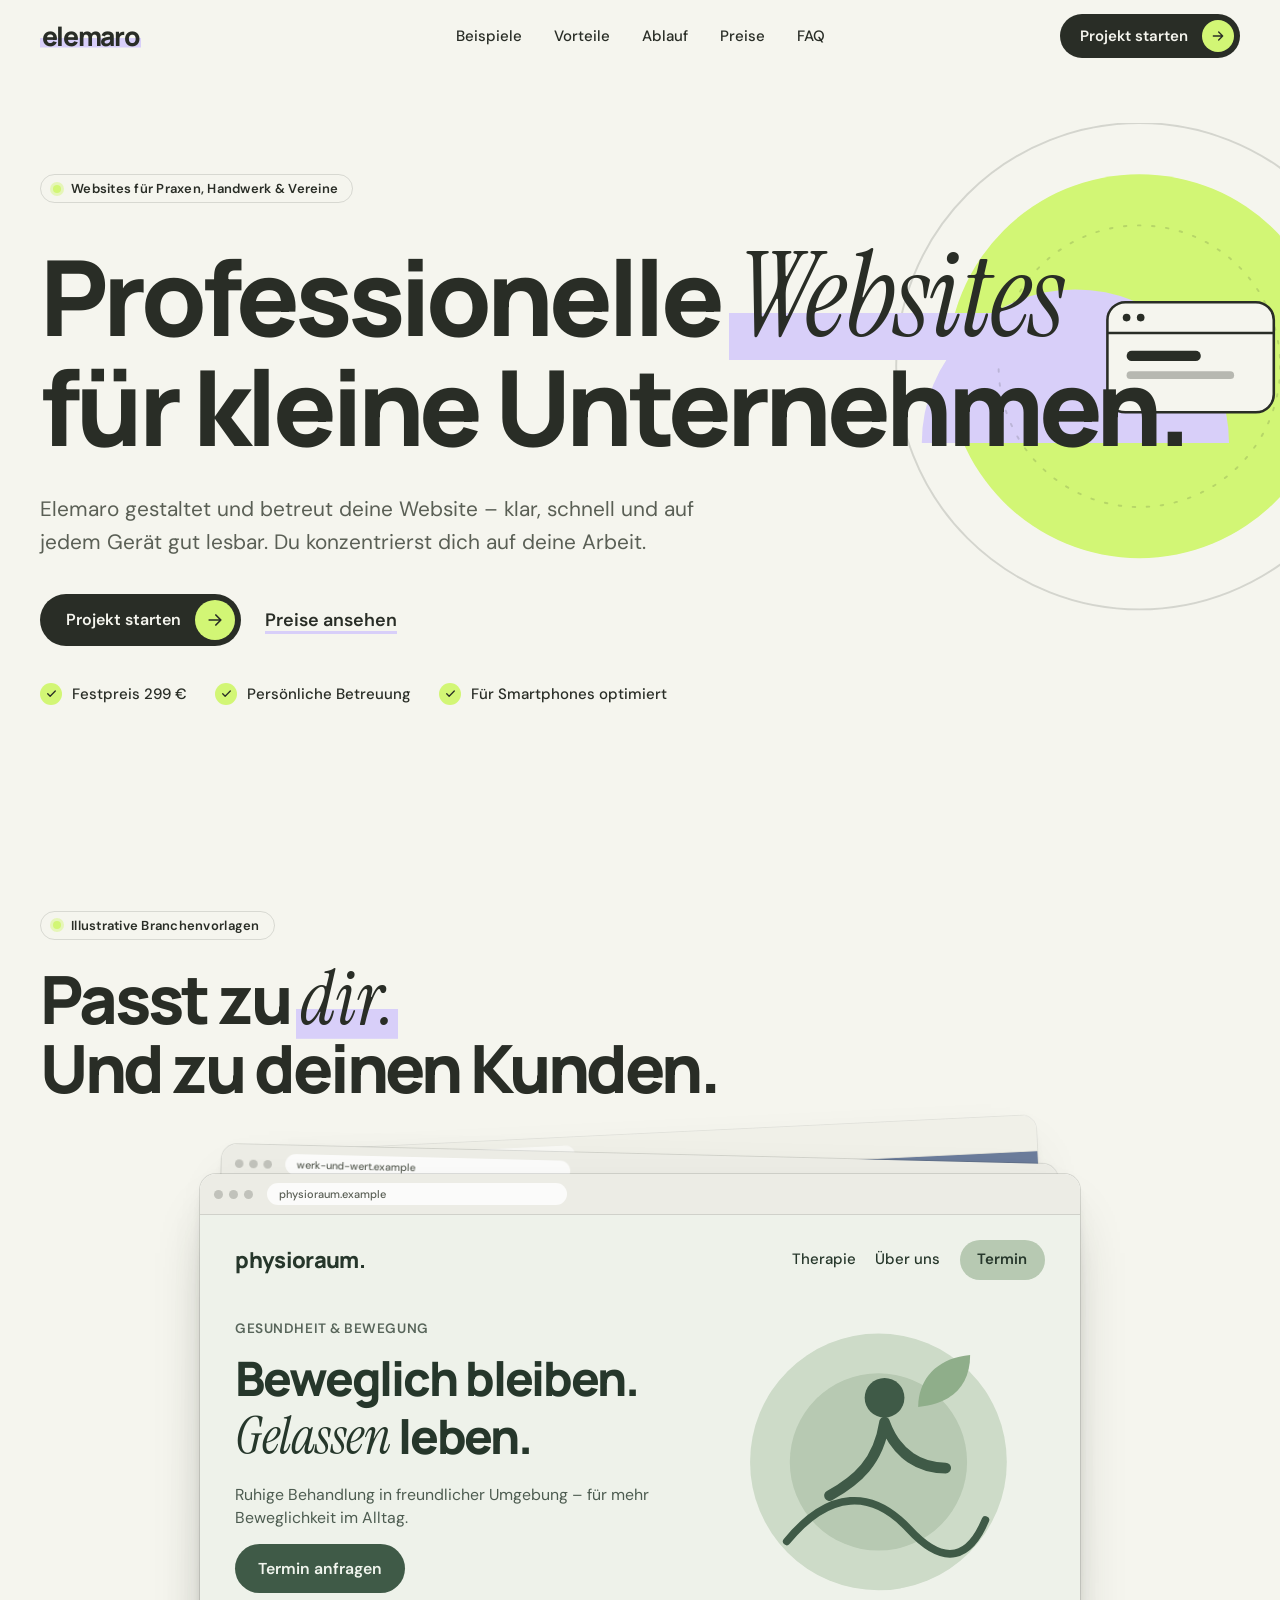
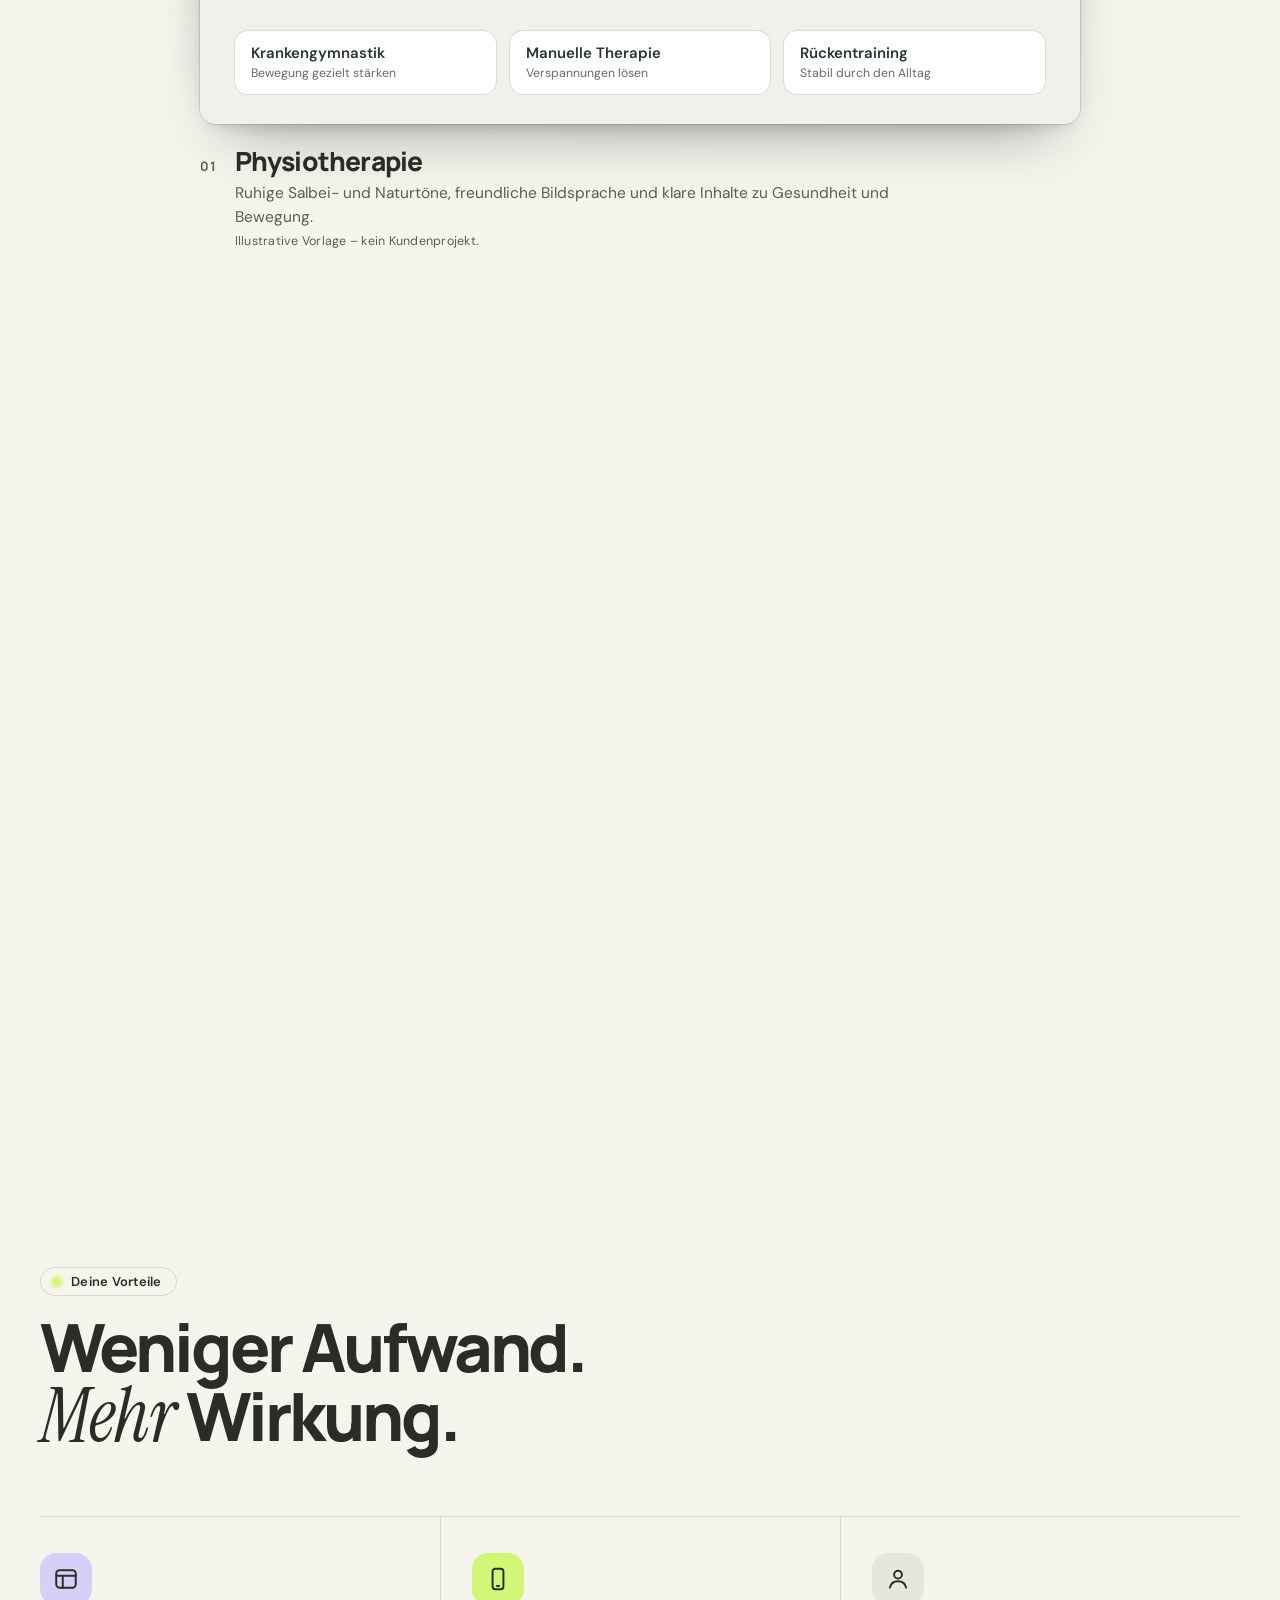
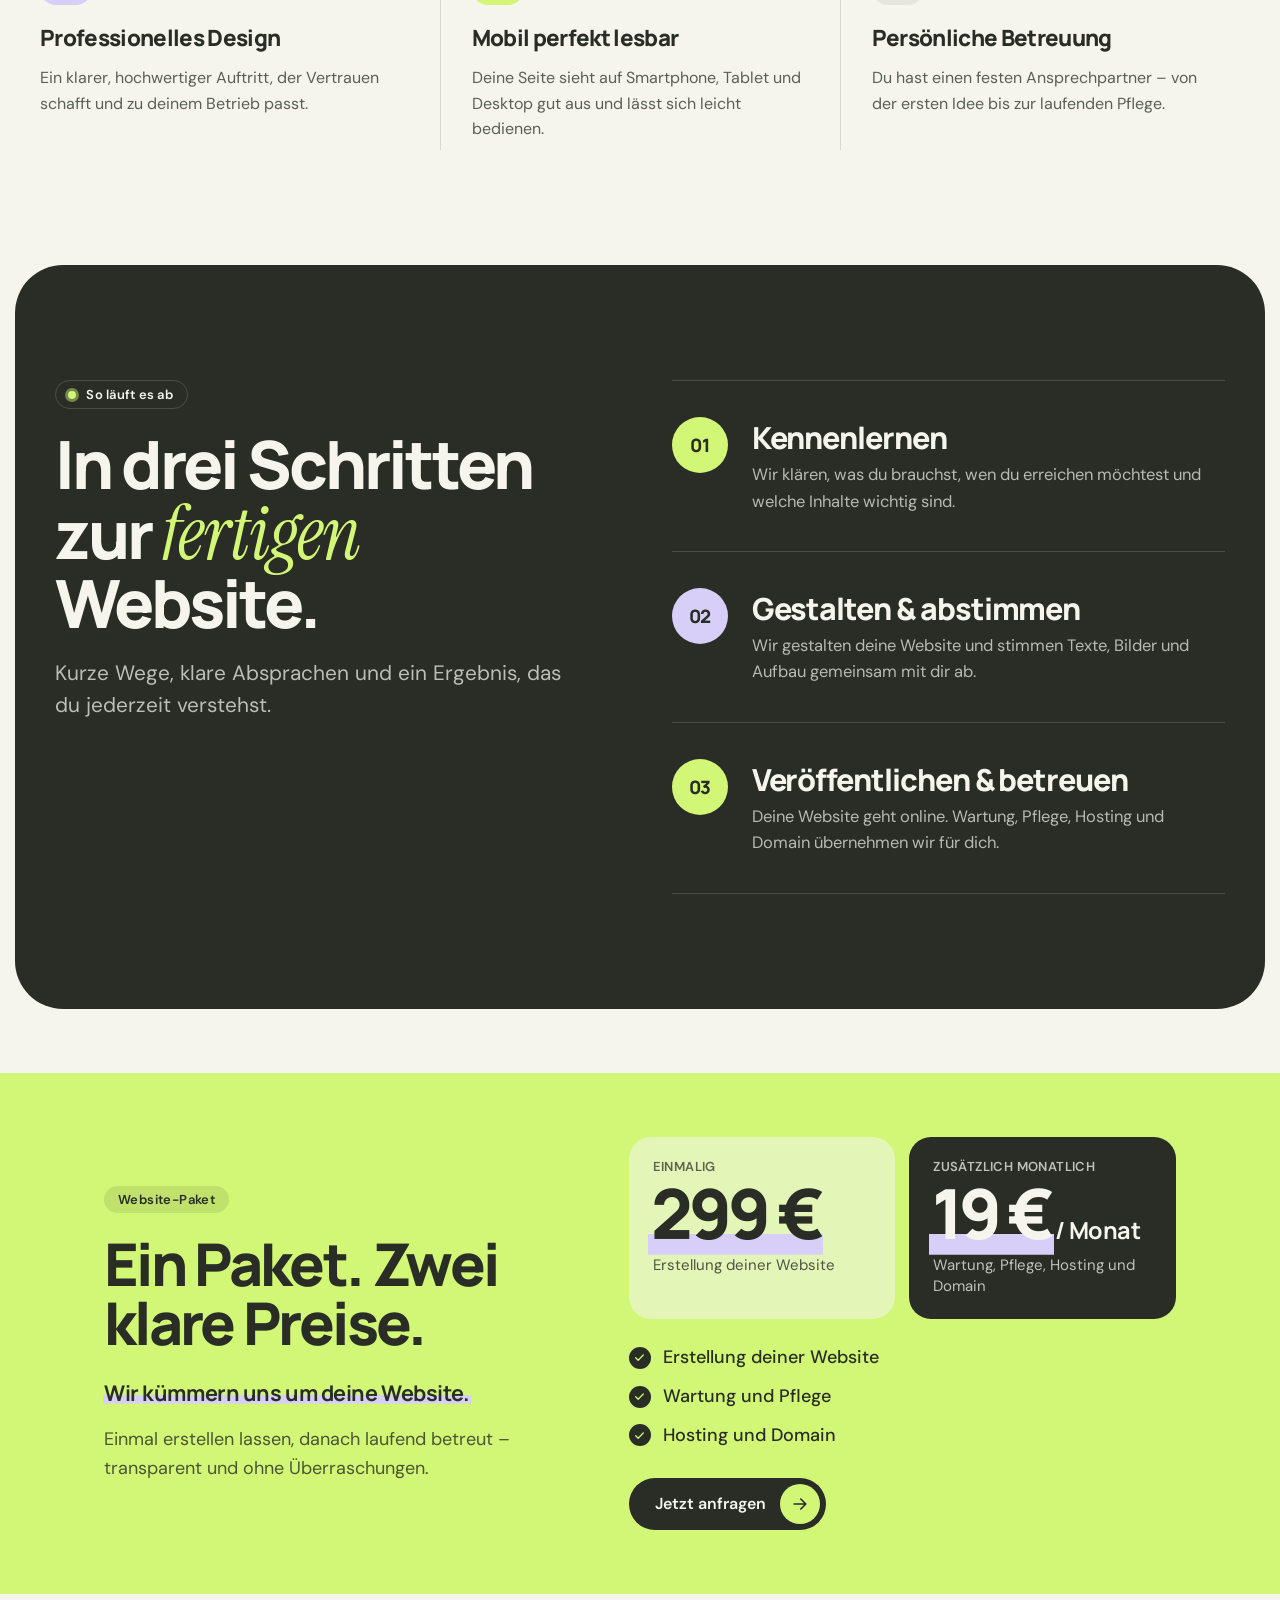
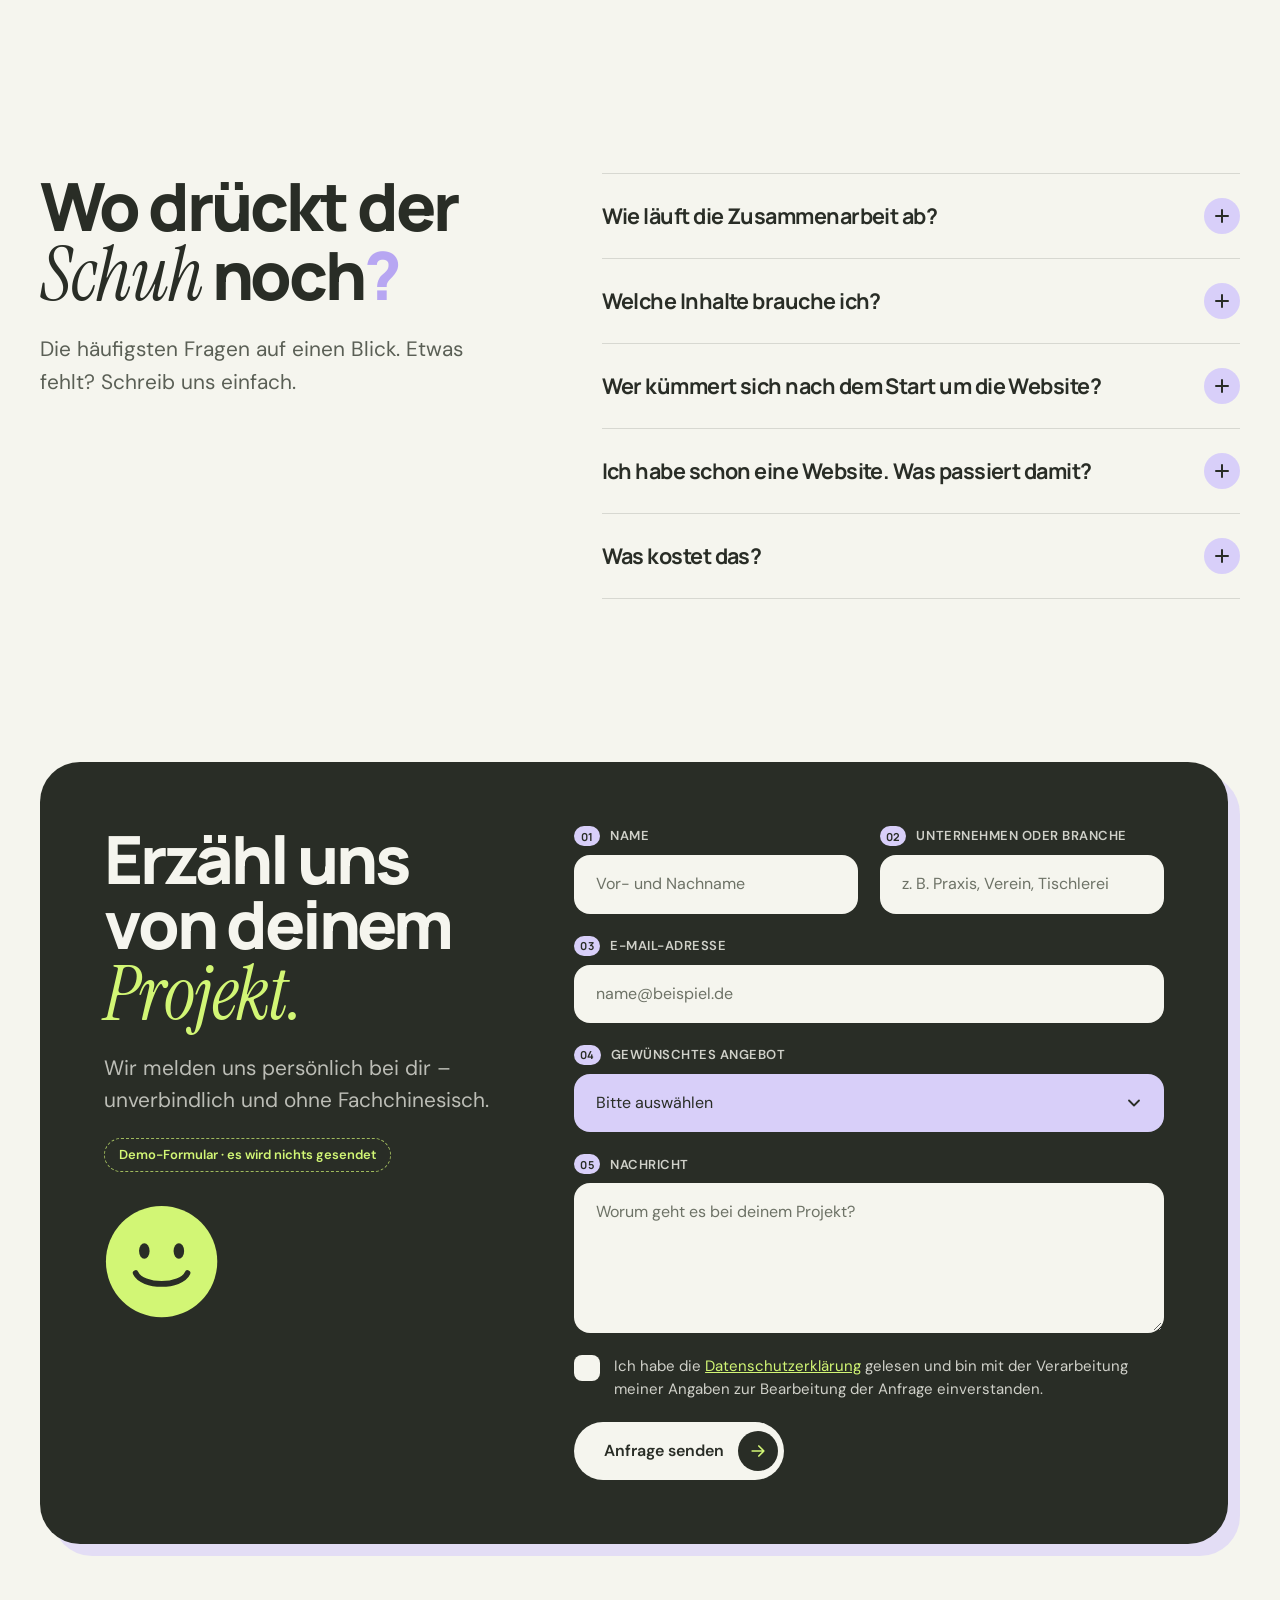
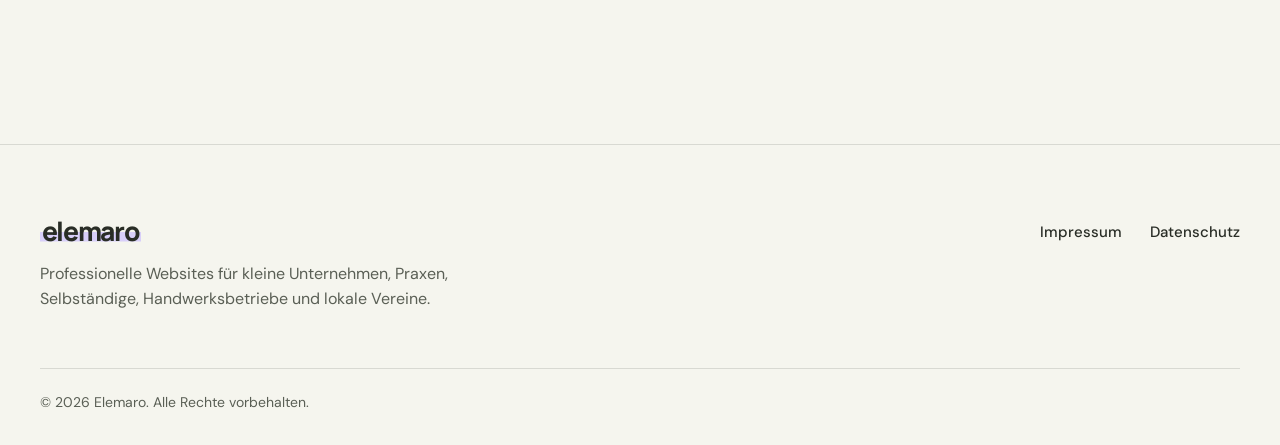
<file: elemaro-theme/index.html>
<!doctype html>
<html lang="de">
<head>
  <meta charset="utf-8">
  <meta name="viewport" content="width=device-width, initial-scale=1, viewport-fit=cover">
  <title>Elemaro – Professionelle Websites für kleine Unternehmen</title>
  <meta name="description" content="Elemaro erstellt und betreut Websites für kleine Unternehmen, Praxen, Selbständige, Handwerksbetriebe und lokale Vereine. 299 € einmalig, 19 € monatlich.">
  <meta name="theme-color" content="#f5f5ee">
  <link rel="icon" href="assets/favicon.svg" type="image/svg+xml">
  <link rel="preload" href="assets/fonts/manrope-latin-wght-normal.woff2" as="font" type="font/woff2" crossorigin>
  <link rel="preload" href="assets/fonts/dm-sans-latin-wght-normal.woff2" as="font" type="font/woff2" crossorigin>
  <link rel="stylesheet" href="assets/css/elemaro.css">
  <script>document.documentElement.classList.add('js')</script>
</head>
<body>

<!-- SVG-Symbole (einmal pro Seite). Alle dekorativen Zeichen sind SVG, keine Unicode-Symbole. -->
<svg width="0" height="0" style="position:absolute" aria-hidden="true" focusable="false">
  <symbol id="i-arrow" viewBox="0 0 24 24"><path d="M5 12h14M13 6l6 6-6 6" fill="none" stroke="currentColor" stroke-width="2" stroke-linecap="round" stroke-linejoin="round"/></symbol>
  <symbol id="i-check" viewBox="0 0 24 24"><path d="M5 12.5l4.5 4.5L19 7.5" fill="none" stroke="currentColor" stroke-width="2.4" stroke-linecap="round" stroke-linejoin="round"/></symbol>
  <symbol id="i-chevron" viewBox="0 0 24 24"><path d="M6 9l6 6 6-6" fill="none" stroke="currentColor" stroke-width="2.2" stroke-linecap="round" stroke-linejoin="round"/></symbol>
</svg>

<a class="skip-link" href="#inhalt">Zum Inhalt springen</a>

<!--@header-->
<header class="site-header" data-module="header">
  <div class="container site-header__bar">
    <!-- Website-Name aus den allgemeinen Einstellungen; ein hochgeladenes Logo ersetzt den Text (<img src="…" alt="Elemaro">) -->
    <a class="logo" href="index.html" aria-label="Elemaro – zur Startseite"><span class="logo__text">elemaro</span></a>

    <nav class="nav" id="site-nav" aria-label="Hauptnavigation">
      <ul>
        <li style="--i:0"><a href="index.html#beispiele">Beispiele</a></li>
        <li style="--i:1"><a href="index.html#vorteile">Vorteile</a></li>
        <li style="--i:2"><a href="index.html#ablauf">Ablauf</a></li>
        <li style="--i:3"><a href="index.html#preise">Preise</a></li>
        <li style="--i:4"><a href="index.html#faq">FAQ</a></li>
        <li style="--i:5" class="nav__cta-mobile"><a class="btn btn--lime" href="index.html#anfrage">Projekt starten <span class="btn__arrow"><svg class="icon" aria-hidden="true"><use href="#i-arrow"/></svg></span></a></li>
      </ul>
    </nav>

    <a class="btn btn--sm site-header__cta" href="index.html#anfrage">Projekt starten <span class="btn__arrow"><svg class="icon" aria-hidden="true"><use href="#i-arrow"/></svg></span></a>

    <button class="menu-toggle" type="button" aria-expanded="false" aria-controls="site-nav" aria-label="Menü öffnen">
      <i></i><i></i>
    </button>
  </div>
</header>
<!--@/header-->

<main id="inhalt">

  <!-- Modul: hero -->
  <section class="hero" data-module="hero" data-reveal aria-labelledby="hero-title">
    <svg class="hero__art" viewBox="0 0 400 400" aria-hidden="true" focusable="false">
      <g class="float"><circle cx="230" cy="190" r="150" fill="#d2f675"/></g>
      <g class="float float--b"><path d="M60 250a120 120 0 0 1 240 0z" fill="#d8cff9"/></g>
      <circle cx="230" cy="190" r="190" fill="none" stroke="#292d26" stroke-opacity=".16" stroke-width="1.5"/>
      <circle cx="230" cy="190" r="110" fill="none" stroke="#292d26" stroke-opacity=".16" stroke-width="1.5" stroke-dasharray="2 9" stroke-linecap="round"/>
      <rect x="205" y="140" width="130" height="86" rx="14" fill="#f5f5ee" stroke="#292d26" stroke-width="2"/>
      <path d="M205 164h130" stroke="#292d26" stroke-width="2"/>
      <circle cx="220" cy="152" r="3" fill="#292d26"/><circle cx="231" cy="152" r="3" fill="#292d26"/>
      <rect x="220" y="178" width="58" height="8" rx="4" fill="#292d26"/><rect x="220" y="194" width="84" height="6" rx="3" fill="#292d26" fill-opacity=".3"/>
    </svg>

    <div class="container hero__inner">
      <p class="eyebrow rv" style="--i:0">Websites für Praxen, Handwerk &amp; Vereine</p>
      <h1 class="h-display rv" id="hero-title" style="--i:1">Professionelle <em class="hl mk">Websites</em> für kleine Unternehmen.</h1>
      <p class="lead hero__sub rv" style="--i:2">Elemaro gestaltet und betreut deine Website – klar, schnell und auf jedem Gerät gut lesbar. Du konzentrierst dich auf deine Arbeit.</p>
      <div class="hero__actions rv" style="--i:3">
        <a class="btn" href="#anfrage">Projekt starten <span class="btn__arrow"><svg class="icon" aria-hidden="true"><use href="#i-arrow"/></svg></span></a>
        <a class="link-quiet" href="#preise">Preise ansehen</a>
      </div>
      <ul class="trust rv" style="--i:4">
        <li><span class="trust__check"><svg class="icon" aria-hidden="true"><use href="#i-check"/></svg></span>Festpreis 299 €</li>
        <li><span class="trust__check"><svg class="icon" aria-hidden="true"><use href="#i-check"/></svg></span>Persönliche Betreuung</li>
        <li><span class="trust__check"><svg class="icon" aria-hidden="true"><use href="#i-check"/></svg></span>Für Smartphones optimiert</li>
      </ul>
    </div>
  </section>

  <!-- Modul: preview-stack (Branchenvorschauen). Jede <li class="tpl"> ist eine Vorlage. -->
  <section class="section pv" id="beispiele" data-module="preview-stack" data-reveal aria-labelledby="pv-title">
    <div class="container">
      <div class="pv__head">
        <p class="eyebrow rv" style="--i:0">Illustrative Branchenvorlagen</p>
        <h2 class="h-section rv" id="pv-title" style="--i:1">Passt zu <em class="hl mk">dir.</em><br>Und zu deinen Kunden.</h2>
      </div>
      <div class="pv__track">
        <div class="pv__stage">
          <ol class="pv__list">

            <li class="tpl">
              <div class="browser" role="img" aria-label="Illustrative Vorlage einer Physiotherapie-Website in Salbeitönen mit der Marke physioraum.">
                <div class="browser__bar" aria-hidden="true"><span class="browser__dots"><i></i><i></i><i></i></span><span class="browser__url">physioraum.example</span></div>
                <div class="site site--physio" aria-hidden="true">
                  <div class="m-nav"><span class="m-brand">physioraum.</span><span class="m-links"><span>Therapie</span><span>Über uns</span><span class="m-pill">Termin</span></span></div>
                  <div class="m-hero">
                    <div class="m-copy">
                      <span class="m-tag">Gesundheit &amp; Bewegung</span>
                      <p class="m-h">Beweglich bleiben. <i>Gelassen</i> leben.</p>
                      <p class="m-p">Ruhige Behandlung in freundlicher Umgebung – für mehr Beweglichkeit im Alltag.</p>
                      <span class="m-btn">Termin anfragen</span>
                    </div>
                    <div class="m-art">
                      <svg viewBox="0 0 200 200"><circle cx="100" cy="104" r="84" fill="#cddbc8"/><circle cx="100" cy="104" r="58" fill="#b7c9b2"/><path d="M40 156c28-34 56-34 80-8s40 18 50-6" fill="none" stroke="#3f5a47" stroke-width="5" stroke-linecap="round"/><circle cx="104" cy="62" r="13" fill="#3f5a47"/><path d="M104 78c-4 26-18 38-36 48M104 78c8 22 24 30 40 30" fill="none" stroke="#3f5a47" stroke-width="7" stroke-linecap="round"/><path d="M160 34c-22 2-34 16-34 34 22-2 34-14 34-34z" fill="#8fae8a"/></svg>
                    </div>
                  </div>
                  <div class="m-cards"><div class="m-card">Krankengymnastik<small>Bewegung gezielt stärken</small></div><div class="m-card">Manuelle Therapie<small>Verspannungen lösen</small></div><div class="m-card">Rückentraining<small>Stabil durch den Alltag</small></div></div>
                </div>
              </div>
              <div class="tpl__cap">
                <span class="tpl__num">01</span>
                <h3>Physiotherapie</h3>
                <p>Ruhige Salbei- und Naturtöne, freundliche Bildsprache und klare Inhalte zu Gesundheit und Bewegung.<br><span class="tpl__note">Illustrative Vorlage – kein Kundenprojekt.</span></p>
              </div>
            </li>

            <li class="tpl">
              <div class="browser" role="img" aria-label="Illustrative Vorlage einer Handwerks-Website in Sand- und Brauntönen mit der Marke WERK und WERT">
                <div class="browser__bar" aria-hidden="true"><span class="browser__dots"><i></i><i></i><i></i></span><span class="browser__url">werk-und-wert.example</span></div>
                <div class="site site--werk" aria-hidden="true">
                  <div class="m-nav"><span class="m-brand">WERK &amp; WERT</span><span class="m-links"><span>Leistungen</span><span>Betrieb</span><span class="m-pill">Anfrage</span></span></div>
                  <div class="m-hero">
                    <div class="m-copy">
                      <span class="m-tag">Handwerk &amp; Service</span>
                      <p class="m-h">Sauber gebaut. <i>Fair</i> gerechnet.</p>
                      <p class="m-p">Montage, Renovierung und Service aus einer Hand – verlässlich und nachvollziehbar.</p>
                      <span class="m-btn">Angebot anfragen</span>
                    </div>
                    <div class="m-art">
                      <svg viewBox="0 0 200 200"><circle cx="100" cy="104" r="84" fill="#e2cfae"/><path d="M34 112l66-52 66 52" fill="none" stroke="#3b2816" stroke-width="7" stroke-linejoin="round" stroke-linecap="round"/><rect x="54" y="112" width="92" height="56" fill="#b87a3a"/><rect x="88" y="130" width="24" height="38" fill="#3b2816"/><g transform="rotate(-38 150 70)"><rect x="146" y="30" width="9" height="82" rx="3" fill="#7a5230"/><rect x="128" y="24" width="46" height="18" rx="4" fill="#3b2816"/></g></svg>
                    </div>
                  </div>
                  <div class="m-cards"><div class="m-card">Montage<small>Sauber ausgeführt</small></div><div class="m-card">Renovierung<small>Planbar und klar</small></div><div class="m-card">Service<small>Schnelle Hilfe</small></div></div>
                </div>
              </div>
              <div class="tpl__cap">
                <span class="tpl__num">02</span>
                <h3>Handwerk &amp; Dienstleistung</h3>
                <p>Sand-, Holz- und warme Brauntöne mit prägnanter Typografie und handwerklicher Illustration.<br><span class="tpl__note">Illustrative Vorlage – kein Kundenprojekt.</span></p>
              </div>
            </li>

            <li class="tpl">
              <div class="browser" role="img" aria-label="Illustrative Vorlage einer Sportverein-Website in kräftigen Blautönen mit der Marke SV Blau und Weiss">
                <div class="browser__bar" aria-hidden="true"><span class="browser__dots"><i></i><i></i><i></i></span><span class="browser__url">sv-blau-weiss.example</span></div>
                <div class="site site--sport" aria-hidden="true">
                  <div class="m-nav"><span class="m-brand">SV Blau &amp; Weiss</span><span class="m-links"><span>Teams</span><span>Training</span><span class="m-pill">Termine</span></span></div>
                  <div class="m-hero">
                    <div class="m-copy">
                      <span class="m-tag">Teams · Training · Termine</span>
                      <p class="m-h">Gemeinsam <i>spielen.</i> Gemeinsam wachsen.</p>
                      <p class="m-p">Für Kinder, Jugendliche und Erwachsene – komm einfach vorbei.</p>
                      <span class="m-btn">Probetraining anfragen</span>
                    </div>
                    <div class="m-art">
                      <svg viewBox="0 0 240 170"><rect x="6" y="6" width="228" height="158" rx="14" fill="#1b4fb8"/><g fill="none" stroke="#fff" stroke-opacity=".85" stroke-width="2.5"><rect x="18" y="18" width="204" height="134"/><path d="M120 18v134"/><circle cx="120" cy="85" r="24"/><rect x="18" y="55" width="36" height="60"/><rect x="186" y="55" width="36" height="60"/></g><circle cx="150" cy="104" r="15" fill="#fff"/><path d="M150 96l7 5-3 8h-8l-3-8z" fill="#0e2a63"/><path d="M150 89v7M157 101l7-3M154 109l5 6M146 109l-5 6M143 101l-7-3" stroke="#0e2a63" stroke-width="2" stroke-linecap="round"/></svg>
                    </div>
                  </div>
                  <div class="m-cards"><div class="m-card">Teams<small>Von U7 bis Senioren</small></div><div class="m-card">Training<small>Feste Zeiten pro Woche</small></div><div class="m-card">Termine<small>Spiele und Feste</small></div></div>
                </div>
              </div>
              <div class="tpl__cap">
                <span class="tpl__num">03</span>
                <h3>Sportverein</h3>
                <p>Kräftige, dunkle Blautöne, Spielfeld-Illustration und klare Wege zu Teams, Training und Terminen.<br><span class="tpl__note">Illustrative Vorlage – kein Kundenprojekt.</span></p>
              </div>
            </li>

          </ol>
        </div>
      </div>
    </div>
  </section>

  <!-- Modul: benefits -->
  <section class="section benefits" id="vorteile" data-module="benefits" data-reveal aria-labelledby="benefits-title">
    <div class="container">
      <div class="benefits__head">
        <p class="eyebrow rv" style="--i:0">Deine Vorteile</p>
        <h2 class="h-section rv" id="benefits-title" style="--i:1">Weniger Aufwand. <em class="hl">Mehr</em> Wirkung.</h2>
      </div>
      <ul class="benefits__grid">
        <li class="benefit rv" style="--i:2">
          <span class="benefit__icon"><svg class="icon" viewBox="0 0 24 24" fill="none" stroke="currentColor" stroke-width="1.8" stroke-linecap="round" stroke-linejoin="round" aria-hidden="true"><rect x="3" y="4" width="18" height="16" rx="3"/><path d="M3 9h18M9 9v11"/></svg></span>
          <h3>Professionelles Design</h3>
          <p>Ein klarer, hochwertiger Auftritt, der Vertrauen schafft und zu deinem Betrieb passt.</p>
        </li>
        <li class="benefit rv" style="--i:3">
          <span class="benefit__icon"><svg class="icon" viewBox="0 0 24 24" fill="none" stroke="currentColor" stroke-width="1.8" stroke-linecap="round" stroke-linejoin="round" aria-hidden="true"><rect x="7" y="2.5" width="10" height="19" rx="2.5"/><path d="M11 18.5h2"/></svg></span>
          <h3>Mobil perfekt lesbar</h3>
          <p>Deine Seite sieht auf Smartphone, Tablet und Desktop gut aus und lässt sich leicht bedienen.</p>
        </li>
        <li class="benefit rv" style="--i:4">
          <span class="benefit__icon"><svg class="icon" viewBox="0 0 24 24" fill="none" stroke="currentColor" stroke-width="1.8" stroke-linecap="round" stroke-linejoin="round" aria-hidden="true"><circle cx="12" cy="8" r="3.6"/><path d="M4.5 20c.8-4 3.6-6 7.5-6s6.7 2 7.5 6"/></svg></span>
          <h3>Persönliche Betreuung</h3>
          <p>Du hast einen festen Ansprechpartner – von der ersten Idee bis zur laufenden Pflege.</p>
        </li>
      </ul>
    </div>
  </section>

  <!-- Modul: process (dunkel) -->
  <section class="section process on-dark" id="ablauf" data-module="process" data-reveal aria-labelledby="process-title">
    <div class="container process__inner">
      <div class="process__intro">
        <p class="eyebrow rv" style="--i:0">So läuft es ab</p>
        <h2 class="h-section rv" id="process-title" style="--i:1">In drei Schritten zur <em class="hl">fertigen</em> Website.</h2>
        <p class="lead rv" style="--i:2">Kurze Wege, klare Absprachen und ein Ergebnis, das du jederzeit verstehst.</p>
      </div>
      <ol class="steps">
        <li class="step rv" style="--i:2"><span class="step__num">01</span><h3>Kennenlernen</h3><p>Wir klären, was du brauchst, wen du erreichen möchtest und welche Inhalte wichtig sind.</p></li>
        <li class="step rv" style="--i:3"><span class="step__num">02</span><h3>Gestalten &amp; abstimmen</h3><p>Wir gestalten deine Website und stimmen Texte, Bilder und Aufbau gemeinsam mit dir ab.</p></li>
        <li class="step rv" style="--i:4"><span class="step__num">03</span><h3>Veröffentlichen &amp; betreuen</h3><p>Deine Website geht online. Wartung, Pflege, Hosting und Domain übernehmen wir für dich.</p></li>
      </ol>
    </div>
  </section>

  <!-- Modul: pricing -->
  <section class="pricing" id="preise" data-module="pricing" aria-labelledby="pricing-title">
    <div class="container pkg-slot">
      <div class="pkg">
        <div class="pkg__inner">
          <div>
            <span class="pkg__label">Website-Paket</span>
            <h2 class="pkg__title" id="pricing-title">Ein Paket. Zwei klare Preise.</h2>
            <p class="pkg__claim"><span class="mk">Wir kümmern uns um deine Website.</span></p>
            <p class="pkg__text">Einmal erstellen lassen, danach laufend betreut – transparent und ohne Überraschungen.</p>
          </div>
          <div>
            <div class="prices">
              <div class="price">
                <span class="price__kind">Einmalig</span>
                <span class="price__num"><span class="mk">299 €</span></span>
                <span class="price__desc">Erstellung deiner Website</span>
              </div>
              <div class="price price--plus">
                <span class="price__kind">Zusätzlich monatlich</span>
                <span class="price__num"><span class="mk">19 €</span><span class="price__unit">/ Monat</span></span>
                <span class="price__desc">Wartung, Pflege, Hosting und Domain</span>
              </div>
            </div>
            <ul class="pkg__list">
              <li><span class="trust__check"><svg class="icon" aria-hidden="true"><use href="#i-check"/></svg></span>Erstellung deiner Website</li>
              <li><span class="trust__check"><svg class="icon" aria-hidden="true"><use href="#i-check"/></svg></span>Wartung und Pflege</li>
              <li><span class="trust__check"><svg class="icon" aria-hidden="true"><use href="#i-check"/></svg></span>Hosting und Domain</li>
            </ul>
            <a class="btn" href="#anfrage">Jetzt anfragen <span class="btn__arrow"><svg class="icon" aria-hidden="true"><use href="#i-arrow"/></svg></span></a>
          </div>
        </div>
      </div>
    </div>
  </section>

  <!-- Modul: faq. Jede Frage ist ein <details>; Antworten liegen in EINEM .faq-item__a-Block (Rich-Text) -->
  <section class="section faq" id="faq" data-module="faq" data-reveal aria-labelledby="faq-title">
    <div class="container faq__inner">
      <div class="faq__intro">
        <h2 class="h-section rv" id="faq-title" style="--i:0">Wo drückt der <em class="hl">Schuh</em> noch<span class="q">?</span></h2>
        <p class="lead rv" style="--i:1">Die häufigsten Fragen auf einen Blick. Etwas fehlt? Schreib uns einfach.</p>
      </div>
      <div class="faq__list rv" style="--i:2">
        <details class="faq-item">
          <summary>Wie läuft die Zusammenarbeit ab?<span class="faq-item__icon" aria-hidden="true"></span></summary>
          <div class="faq-item__a"><p>Wir lernen uns kennen, klären deine Anforderungen, gestalten die Website und stimmen alles mit dir ab. Danach veröffentlichen wir sie und betreuen sie weiter.</p></div>
        </details>
        <details class="faq-item">
          <summary>Welche Inhalte brauche ich?<span class="faq-item__icon" aria-hidden="true"></span></summary>
          <div class="faq-item__a"><p>Hilfreich sind Texte, ein Logo und Bilder, falls du sie hast. Was noch fehlt, klären wir gemeinsam im Gespräch.</p></div>
        </details>
        <details class="faq-item">
          <summary>Wer kümmert sich nach dem Start um die Website?<span class="faq-item__icon" aria-hidden="true"></span></summary>
          <div class="faq-item__a"><p>Wir. Wartung, Pflege, Hosting und Domain sind in der monatlichen Betreuung enthalten. Du hast einen festen Ansprechpartner.</p></div>
        </details>
        <details class="faq-item">
          <summary>Ich habe schon eine Website. Was passiert damit?<span class="faq-item__icon" aria-hidden="true"></span></summary>
          <div class="faq-item__a"><p>Wir schauen sie gemeinsam an und besprechen, welche Inhalte du weiterverwenden möchtest und was sich neu lohnt.</p></div>
        </details>
        <details class="faq-item">
          <summary>Was kostet das?<span class="faq-item__icon" aria-hidden="true"></span></summary>
          <div class="faq-item__a"><p>Die Erstellung kostet 299 € einmalig. Dazu kommen 19 € monatlich für Wartung, Pflege, Hosting und Domain.</p></div>
        </details>
      </div>
    </div>
  </section>

  <!-- Modul: contact-form. Ohne data-endpoint läuft das Formular im klar gekennzeichneten Demomodus. -->
  <section class="section contact on-dark-wrap" id="anfrage" data-module="contact-form" aria-labelledby="contact-title">
    <div class="container">
      <div class="form-wrap">
        <div class="form-card on-dark">
          <div class="form-card__intro">
            <h2 class="h-section" id="contact-title">Erzähl uns von deinem <em class="hl">Projekt.</em></h2>
            <p class="lead">Wir melden uns persönlich bei dir – unverbindlich und ohne Fachchinesisch.</p>
            <p class="demo-badge" data-demo-badge>Demo-Formular · es wird nichts gesendet</p>
            <svg class="smiley" viewBox="0 0 120 120" role="img" aria-label="Lächelndes Gesicht"><circle cx="60" cy="60" r="58" fill="#d2f675"/><ellipse cx="42" cy="49" rx="5.5" ry="8" fill="#292d26"/><ellipse cx="78" cy="49" rx="5.5" ry="8" fill="#292d26"/><path d="M33 72c7 15 47 15 54 0" fill="none" stroke="#292d26" stroke-width="6" stroke-linecap="round"/></svg>
          </div>

          <form class="form" method="post" action="" data-endpoint="" novalidate>
            <div class="form__row">
              <div class="field">
                <label for="f-name"><span class="field__no">01</span>Name</label>
                <input class="input" id="f-name" name="name" type="text" autocomplete="name" placeholder="Vor- und Nachname" required>
              </div>
              <div class="field">
                <label for="f-company"><span class="field__no">02</span>Unternehmen oder Branche</label>
                <input class="input" id="f-company" name="company" type="text" autocomplete="organization" placeholder="z. B. Praxis, Verein, Tischlerei">
              </div>
            </div>
            <div class="field">
              <label for="f-email"><span class="field__no">03</span>E-Mail-Adresse</label>
              <input class="input" id="f-email" name="email" type="email" autocomplete="email" placeholder="name@beispiel.de" required>
            </div>
            <div class="field">
              <label for="f-offer"><span class="field__no">04</span>Gewünschtes Angebot</label>
              <div class="select-wrap">
                <select class="select" id="f-offer" name="offer" required>
                  <option value="" disabled selected>Bitte auswählen</option>
                  <option>Website-Paket (299 € einmalig + 19 € monatlich)</option>
                  <option>Erst einmal unverbindlich beraten</option>
                  <option>Andere Frage</option>
                </select>
                <svg class="select-wrap__arrow" aria-hidden="true"><use href="#i-chevron"/></svg>
              </div>
            </div>
            <div class="field">
              <label for="f-message"><span class="field__no">05</span>Nachricht</label>
              <textarea class="textarea" id="f-message" name="message" rows="5" placeholder="Worum geht es bei deinem Projekt?"></textarea>
            </div>
            <div class="hp" aria-hidden="true"><label>Bitte leer lassen <input type="text" name="website" tabindex="-1" autocomplete="off"></label></div>
            <label class="check">
              <input type="checkbox" name="privacy" required>
              <span class="check__box"><svg aria-hidden="true"><use href="#i-check"/></svg></span>
              <span>Ich habe die <a href="datenschutz.html">Datenschutzerklärung</a> gelesen und bin mit der Verarbeitung meiner Angaben zur Bearbeitung der Anfrage einverstanden.</span>
            </label>
            <div class="form__foot">
              <button class="btn form__submit" type="submit">Anfrage senden <span class="btn__arrow"><svg class="icon" aria-hidden="true"><use href="#i-arrow"/></svg></span></button>
              <p class="form__status" role="status" aria-live="polite"></p>
            </div>
          </form>
        </div>
      </div>
    </div>
  </section>
</main>

<!--@footer-->
<footer class="site-footer" data-module="footer">
  <div class="container">
    <div class="site-footer__grid">
      <div>
        <a class="logo" href="index.html" aria-label="Elemaro – zur Startseite"><span class="logo__text">elemaro</span></a>
        <p class="site-footer__desc">Professionelle Websites für kleine Unternehmen, Praxen, Selbständige, Handwerksbetriebe und lokale Vereine.</p>
      </div>
      <nav class="footer-nav" aria-label="Rechtliches">
        <ul>
          <li><a href="impressum.html">Impressum</a></li>
          <li><a href="datenschutz.html">Datenschutz</a></li>
        </ul>
      </nav>
    </div>
    <p class="site-footer__copy">© <span data-year>2026</span> Elemaro. Alle Rechte vorbehalten.</p>
  </div>
</footer>
<!--@/footer-->

<script src="assets/js/elemaro.js" defer></script>
</body>
</html>
</file>
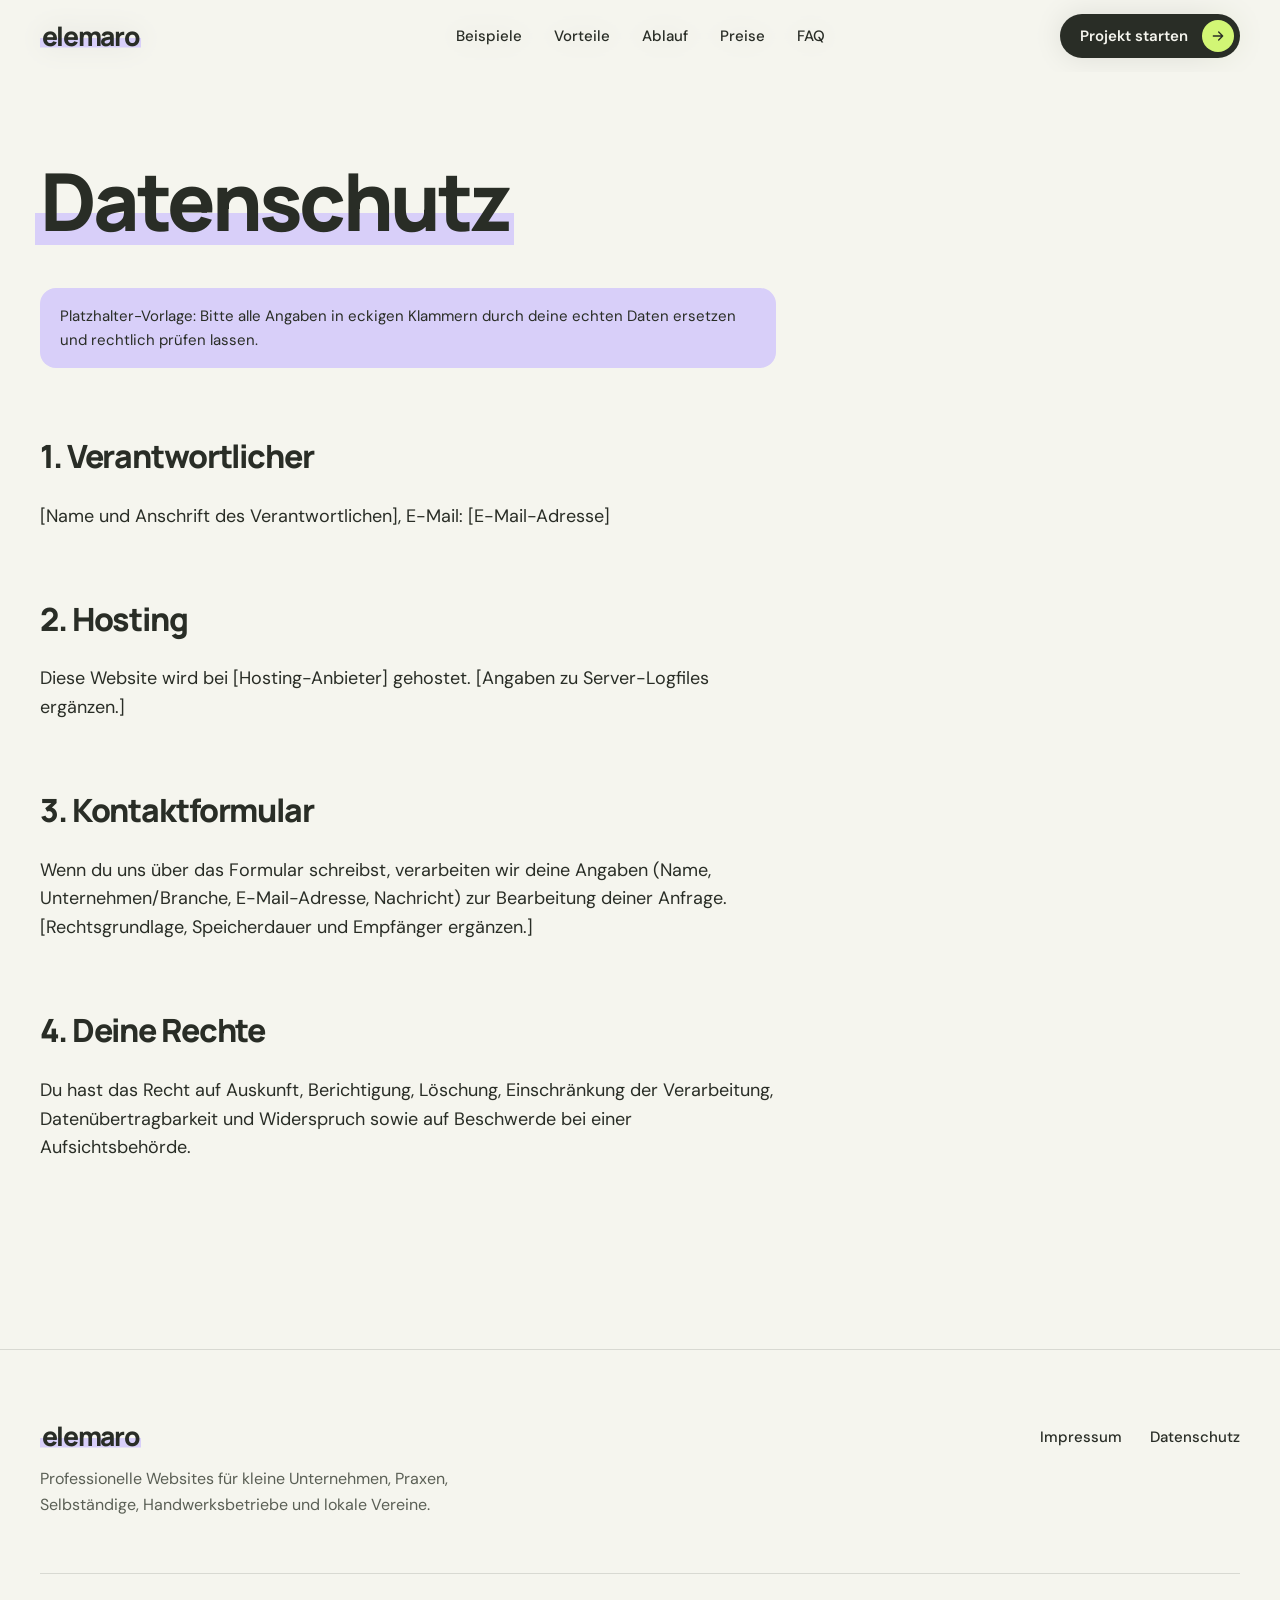
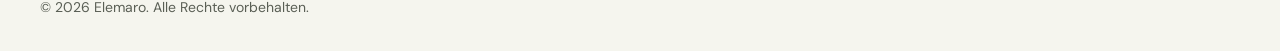
<file: elemaro-theme/datenschutz.html>
<!doctype html>
<html lang="de">
<head>
  <meta charset="utf-8">
  <meta name="viewport" content="width=device-width, initial-scale=1, viewport-fit=cover">
  <title>Datenschutz – Elemaro</title>
  <meta name="description" content="Datenschutzerklärung von Elemaro.">
  <meta name="theme-color" content="#f5f5ee">
  <link rel="icon" href="assets/favicon.svg" type="image/svg+xml">
  <link rel="preload" href="assets/fonts/manrope-latin-wght-normal.woff2" as="font" type="font/woff2" crossorigin>
  <link rel="preload" href="assets/fonts/dm-sans-latin-wght-normal.woff2" as="font" type="font/woff2" crossorigin>
  <link rel="stylesheet" href="assets/css/elemaro.css">
  <script>document.documentElement.classList.add('js')</script>
</head>
<body>

<!-- SVG-Symbole (einmal pro Seite). Alle dekorativen Zeichen sind SVG, keine Unicode-Symbole. -->
<svg width="0" height="0" style="position:absolute" aria-hidden="true" focusable="false">
  <symbol id="i-arrow" viewBox="0 0 24 24"><path d="M5 12h14M13 6l6 6-6 6" fill="none" stroke="currentColor" stroke-width="2" stroke-linecap="round" stroke-linejoin="round"/></symbol>
  <symbol id="i-check" viewBox="0 0 24 24"><path d="M5 12.5l4.5 4.5L19 7.5" fill="none" stroke="currentColor" stroke-width="2.4" stroke-linecap="round" stroke-linejoin="round"/></symbol>
  <symbol id="i-chevron" viewBox="0 0 24 24"><path d="M6 9l6 6 6-6" fill="none" stroke="currentColor" stroke-width="2.2" stroke-linecap="round" stroke-linejoin="round"/></symbol>
</svg>

<a class="skip-link" href="#inhalt">Zum Inhalt springen</a>

<!--@header-->
<header class="site-header" data-module="header">
  <div class="container site-header__bar">
    <!-- Website-Name aus den allgemeinen Einstellungen; ein hochgeladenes Logo ersetzt den Text (<img src="…" alt="Elemaro">) -->
    <a class="logo" href="index.html" aria-label="Elemaro – zur Startseite"><span class="logo__text">elemaro</span></a>

    <nav class="nav" id="site-nav" aria-label="Hauptnavigation">
      <ul>
        <li style="--i:0"><a href="index.html#beispiele">Beispiele</a></li>
        <li style="--i:1"><a href="index.html#vorteile">Vorteile</a></li>
        <li style="--i:2"><a href="index.html#ablauf">Ablauf</a></li>
        <li style="--i:3"><a href="index.html#preise">Preise</a></li>
        <li style="--i:4"><a href="index.html#faq">FAQ</a></li>
        <li style="--i:5" class="nav__cta-mobile"><a class="btn btn--lime" href="index.html#anfrage">Projekt starten <span class="btn__arrow"><svg class="icon" aria-hidden="true"><use href="#i-arrow"/></svg></span></a></li>
      </ul>
    </nav>

    <a class="btn btn--sm site-header__cta" href="index.html#anfrage">Projekt starten <span class="btn__arrow"><svg class="icon" aria-hidden="true"><use href="#i-arrow"/></svg></span></a>

    <button class="menu-toggle" type="button" aria-expanded="false" aria-controls="site-nav" aria-label="Menü öffnen">
      <i></i><i></i>
    </button>
  </div>
</header>
<!--@/header-->

<!-- SVG-Symbole (einmal pro Seite). Alle dekorativen Zeichen sind SVG, keine Unicode-Symbole. -->
<svg width="0" height="0" style="position:absolute" aria-hidden="true" focusable="false">
  <symbol id="i-arrow" viewBox="0 0 24 24"><path d="M5 12h14M13 6l6 6-6 6" fill="none" stroke="currentColor" stroke-width="2" stroke-linecap="round" stroke-linejoin="round"/></symbol>
  <symbol id="i-check" viewBox="0 0 24 24"><path d="M5 12.5l4.5 4.5L19 7.5" fill="none" stroke="currentColor" stroke-width="2.4" stroke-linecap="round" stroke-linejoin="round"/></symbol>
  <symbol id="i-chevron" viewBox="0 0 24 24"><path d="M6 9l6 6 6-6" fill="none" stroke="currentColor" stroke-width="2.2" stroke-linecap="round" stroke-linejoin="round"/></symbol>
</svg>

<a class="skip-link" href="#inhalt">Zum Inhalt springen</a>

<!--@header-->
<header class="site-header" data-module="header">
  <div class="container site-header__bar">
    <!-- Website-Name aus den allgemeinen Einstellungen; ein hochgeladenes Logo ersetzt den Text (<img src="…" alt="Elemaro">) -->
    <a class="logo" href="index.html" aria-label="Elemaro – zur Startseite"><span class="logo__text">elemaro</span></a>

    <nav class="nav" id="site-nav" aria-label="Hauptnavigation">
      <ul>
        <li style="--i:0"><a href="index.html#beispiele">Beispiele</a></li>
        <li style="--i:1"><a href="index.html#vorteile">Vorteile</a></li>
        <li style="--i:2"><a href="index.html#ablauf">Ablauf</a></li>
        <li style="--i:3"><a href="index.html#preise">Preise</a></li>
        <li style="--i:4"><a href="index.html#faq">FAQ</a></li>
        <li style="--i:5" class="nav__cta-mobile"><a class="btn btn--lime" href="index.html#anfrage">Projekt starten <span class="btn__arrow"><svg class="icon" aria-hidden="true"><use href="#i-arrow"/></svg></span></a></li>
      </ul>
    </nav>

    <a class="btn btn--sm site-header__cta" href="index.html#anfrage">Projekt starten <span class="btn__arrow"><svg class="icon" aria-hidden="true"><use href="#i-arrow"/></svg></span></a>

    <button class="menu-toggle" type="button" aria-expanded="false" aria-controls="site-nav" aria-label="Menü öffnen">
      <i></i><i></i>
    </button>
  </div>
</header>
<!--@/header-->

<main id="inhalt" data-module="page">
  <div class="container">
    <header class="page-head"><h1 class="h-display"><span class="mk">Datenschutz</span></h1></header>
    <div class="prose">
<p class="notice">Platzhalter-Vorlage: Bitte alle Angaben in eckigen Klammern durch deine echten Daten ersetzen und rechtlich prüfen lassen.</p>
      <h2>1. Verantwortlicher</h2>
      <p>[Name und Anschrift des Verantwortlichen], E-Mail: [E-Mail-Adresse]</p>
      <h2>2. Hosting</h2>
      <p>Diese Website wird bei [Hosting-Anbieter] gehostet. [Angaben zu Server-Logfiles ergänzen.]</p>
      <h2>3. Kontaktformular</h2>
      <p>Wenn du uns über das Formular schreibst, verarbeiten wir deine Angaben (Name, Unternehmen/Branche, E-Mail-Adresse, Nachricht) zur Bearbeitung deiner Anfrage. [Rechtsgrundlage, Speicherdauer und Empfänger ergänzen.]</p>
      <h2>4. Deine Rechte</h2>
      <p>Du hast das Recht auf Auskunft, Berichtigung, Löschung, Einschränkung der Verarbeitung, Datenübertragbarkeit und Widerspruch sowie auf Beschwerde bei einer Aufsichtsbehörde.</p>
    </div>
  </div>
</main>

<!--@footer-->
<footer class="site-footer" data-module="footer">
  <div class="container">
    <div class="site-footer__grid">
      <div>
        <a class="logo" href="index.html" aria-label="Elemaro – zur Startseite"><span class="logo__text">elemaro</span></a>
        <p class="site-footer__desc">Professionelle Websites für kleine Unternehmen, Praxen, Selbständige, Handwerksbetriebe und lokale Vereine.</p>
      </div>
      <nav class="footer-nav" aria-label="Rechtliches">
        <ul>
          <li><a href="impressum.html">Impressum</a></li>
          <li><a href="datenschutz.html">Datenschutz</a></li>
        </ul>
      </nav>
    </div>
    <p class="site-footer__copy">© <span data-year>2026</span> Elemaro. Alle Rechte vorbehalten.</p>
  </div>
</footer>
<!--@/footer-->

<script src="assets/js/elemaro.js" defer></script>
</body>
</html>
</file>
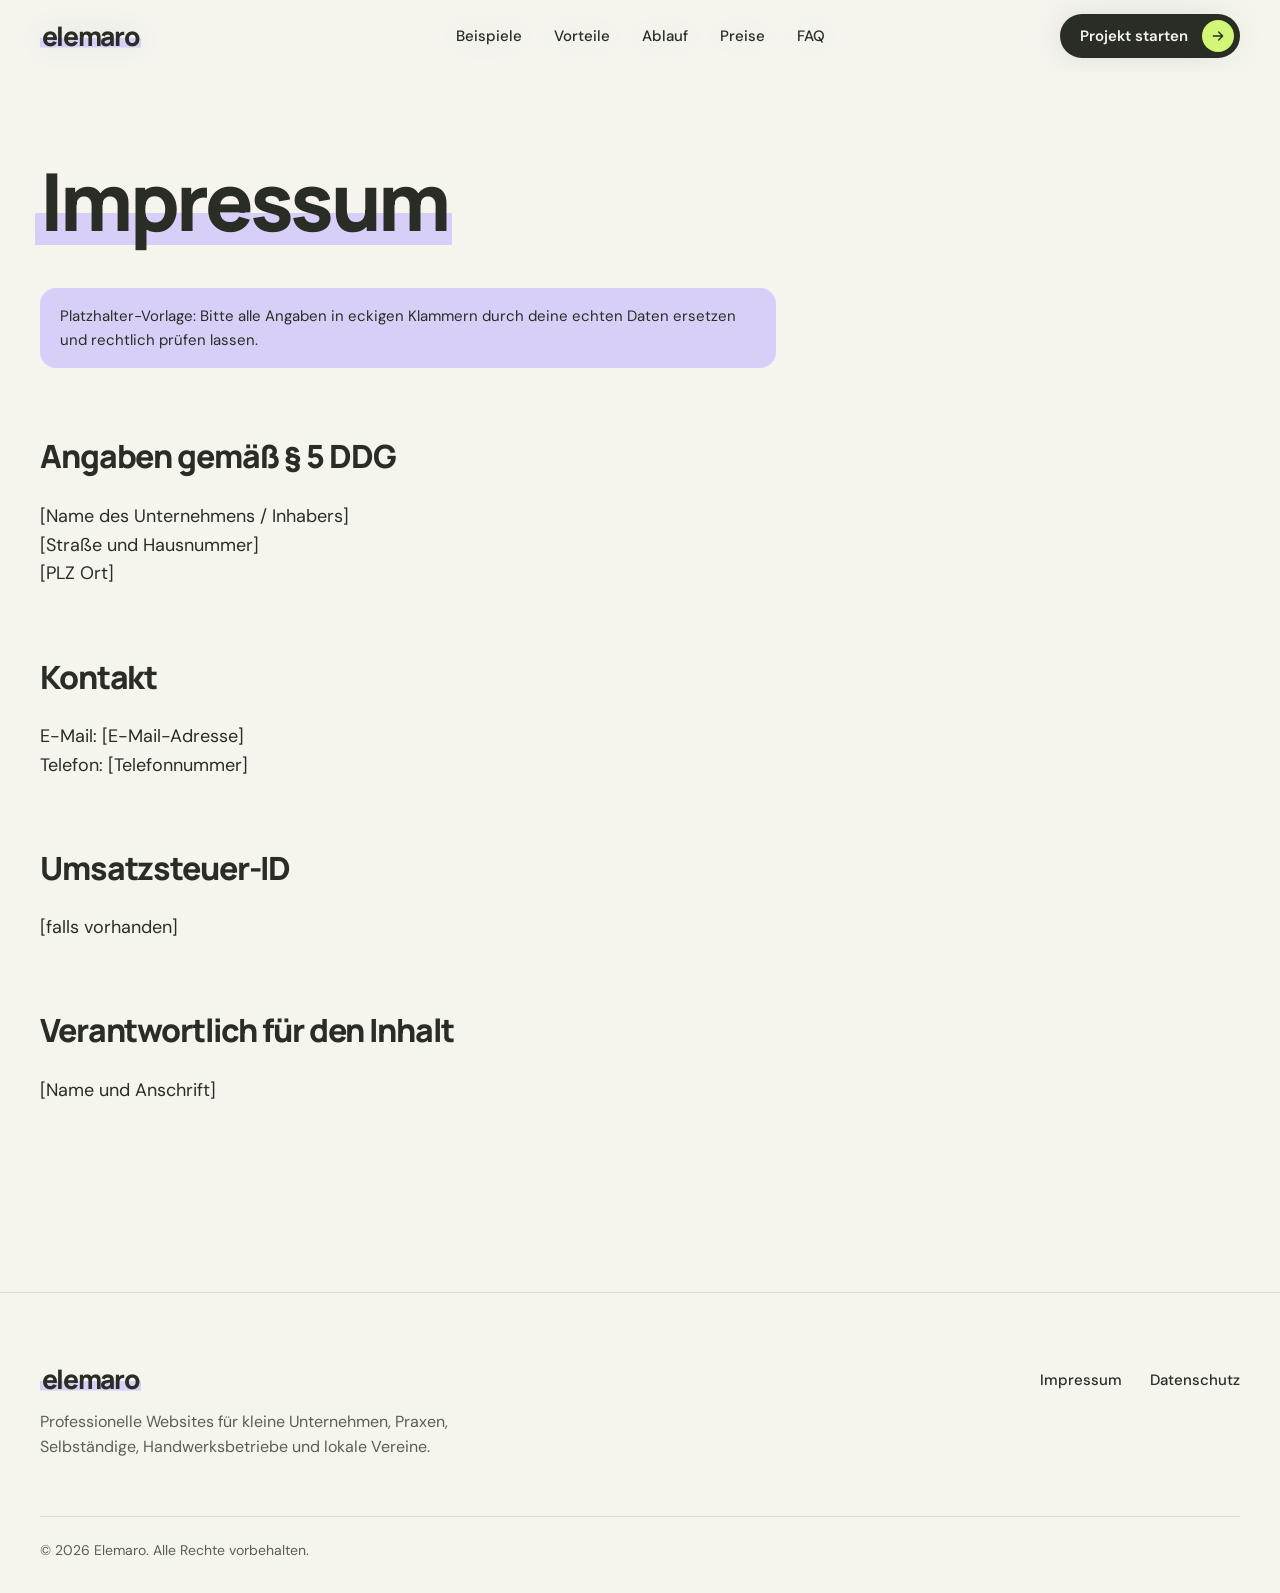
<file: elemaro-theme/impressum.html>
<!doctype html>
<html lang="de">
<head>
  <meta charset="utf-8">
  <meta name="viewport" content="width=device-width, initial-scale=1, viewport-fit=cover">
  <title>Impressum – Elemaro</title>
  <meta name="description" content="Impressum von Elemaro.">
  <meta name="theme-color" content="#f5f5ee">
  <link rel="icon" href="assets/favicon.svg" type="image/svg+xml">
  <link rel="preload" href="assets/fonts/manrope-latin-wght-normal.woff2" as="font" type="font/woff2" crossorigin>
  <link rel="preload" href="assets/fonts/dm-sans-latin-wght-normal.woff2" as="font" type="font/woff2" crossorigin>
  <link rel="stylesheet" href="assets/css/elemaro.css">
  <script>document.documentElement.classList.add('js')</script>
</head>
<body>

<!-- SVG-Symbole (einmal pro Seite). Alle dekorativen Zeichen sind SVG, keine Unicode-Symbole. -->
<svg width="0" height="0" style="position:absolute" aria-hidden="true" focusable="false">
  <symbol id="i-arrow" viewBox="0 0 24 24"><path d="M5 12h14M13 6l6 6-6 6" fill="none" stroke="currentColor" stroke-width="2" stroke-linecap="round" stroke-linejoin="round"/></symbol>
  <symbol id="i-check" viewBox="0 0 24 24"><path d="M5 12.5l4.5 4.5L19 7.5" fill="none" stroke="currentColor" stroke-width="2.4" stroke-linecap="round" stroke-linejoin="round"/></symbol>
  <symbol id="i-chevron" viewBox="0 0 24 24"><path d="M6 9l6 6 6-6" fill="none" stroke="currentColor" stroke-width="2.2" stroke-linecap="round" stroke-linejoin="round"/></symbol>
</svg>

<a class="skip-link" href="#inhalt">Zum Inhalt springen</a>

<!--@header-->
<header class="site-header" data-module="header">
  <div class="container site-header__bar">
    <!-- Website-Name aus den allgemeinen Einstellungen; ein hochgeladenes Logo ersetzt den Text (<img src="…" alt="Elemaro">) -->
    <a class="logo" href="index.html" aria-label="Elemaro – zur Startseite"><span class="logo__text">elemaro</span></a>

    <nav class="nav" id="site-nav" aria-label="Hauptnavigation">
      <ul>
        <li style="--i:0"><a href="index.html#beispiele">Beispiele</a></li>
        <li style="--i:1"><a href="index.html#vorteile">Vorteile</a></li>
        <li style="--i:2"><a href="index.html#ablauf">Ablauf</a></li>
        <li style="--i:3"><a href="index.html#preise">Preise</a></li>
        <li style="--i:4"><a href="index.html#faq">FAQ</a></li>
        <li style="--i:5" class="nav__cta-mobile"><a class="btn btn--lime" href="index.html#anfrage">Projekt starten <span class="btn__arrow"><svg class="icon" aria-hidden="true"><use href="#i-arrow"/></svg></span></a></li>
      </ul>
    </nav>

    <a class="btn btn--sm site-header__cta" href="index.html#anfrage">Projekt starten <span class="btn__arrow"><svg class="icon" aria-hidden="true"><use href="#i-arrow"/></svg></span></a>

    <button class="menu-toggle" type="button" aria-expanded="false" aria-controls="site-nav" aria-label="Menü öffnen">
      <i></i><i></i>
    </button>
  </div>
</header>
<!--@/header-->

<!-- SVG-Symbole (einmal pro Seite). Alle dekorativen Zeichen sind SVG, keine Unicode-Symbole. -->
<svg width="0" height="0" style="position:absolute" aria-hidden="true" focusable="false">
  <symbol id="i-arrow" viewBox="0 0 24 24"><path d="M5 12h14M13 6l6 6-6 6" fill="none" stroke="currentColor" stroke-width="2" stroke-linecap="round" stroke-linejoin="round"/></symbol>
  <symbol id="i-check" viewBox="0 0 24 24"><path d="M5 12.5l4.5 4.5L19 7.5" fill="none" stroke="currentColor" stroke-width="2.4" stroke-linecap="round" stroke-linejoin="round"/></symbol>
  <symbol id="i-chevron" viewBox="0 0 24 24"><path d="M6 9l6 6 6-6" fill="none" stroke="currentColor" stroke-width="2.2" stroke-linecap="round" stroke-linejoin="round"/></symbol>
</svg>

<a class="skip-link" href="#inhalt">Zum Inhalt springen</a>

<!--@header-->
<header class="site-header" data-module="header">
  <div class="container site-header__bar">
    <!-- Website-Name aus den allgemeinen Einstellungen; ein hochgeladenes Logo ersetzt den Text (<img src="…" alt="Elemaro">) -->
    <a class="logo" href="index.html" aria-label="Elemaro – zur Startseite"><span class="logo__text">elemaro</span></a>

    <nav class="nav" id="site-nav" aria-label="Hauptnavigation">
      <ul>
        <li style="--i:0"><a href="index.html#beispiele">Beispiele</a></li>
        <li style="--i:1"><a href="index.html#vorteile">Vorteile</a></li>
        <li style="--i:2"><a href="index.html#ablauf">Ablauf</a></li>
        <li style="--i:3"><a href="index.html#preise">Preise</a></li>
        <li style="--i:4"><a href="index.html#faq">FAQ</a></li>
        <li style="--i:5" class="nav__cta-mobile"><a class="btn btn--lime" href="index.html#anfrage">Projekt starten <span class="btn__arrow"><svg class="icon" aria-hidden="true"><use href="#i-arrow"/></svg></span></a></li>
      </ul>
    </nav>

    <a class="btn btn--sm site-header__cta" href="index.html#anfrage">Projekt starten <span class="btn__arrow"><svg class="icon" aria-hidden="true"><use href="#i-arrow"/></svg></span></a>

    <button class="menu-toggle" type="button" aria-expanded="false" aria-controls="site-nav" aria-label="Menü öffnen">
      <i></i><i></i>
    </button>
  </div>
</header>
<!--@/header-->

<main id="inhalt" data-module="page">
  <div class="container">
    <header class="page-head"><h1 class="h-display"><span class="mk">Impressum</span></h1></header>
    <div class="prose">
<p class="notice">Platzhalter-Vorlage: Bitte alle Angaben in eckigen Klammern durch deine echten Daten ersetzen und rechtlich prüfen lassen.</p>
      <h2>Angaben gemäß § 5 DDG</h2>
      <p>[Name des Unternehmens / Inhabers]<br>[Straße und Hausnummer]<br>[PLZ Ort]</p>
      <h2>Kontakt</h2>
      <p>E-Mail: [E-Mail-Adresse]<br>Telefon: [Telefonnummer]</p>
      <h2>Umsatzsteuer-ID</h2>
      <p>[falls vorhanden]</p>
      <h2>Verantwortlich für den Inhalt</h2>
      <p>[Name und Anschrift]</p>
    </div>
  </div>
</main>

<!--@footer-->
<footer class="site-footer" data-module="footer">
  <div class="container">
    <div class="site-footer__grid">
      <div>
        <a class="logo" href="index.html" aria-label="Elemaro – zur Startseite"><span class="logo__text">elemaro</span></a>
        <p class="site-footer__desc">Professionelle Websites für kleine Unternehmen, Praxen, Selbständige, Handwerksbetriebe und lokale Vereine.</p>
      </div>
      <nav class="footer-nav" aria-label="Rechtliches">
        <ul>
          <li><a href="impressum.html">Impressum</a></li>
          <li><a href="datenschutz.html">Datenschutz</a></li>
        </ul>
      </nav>
    </div>
    <p class="site-footer__copy">© <span data-year>2026</span> Elemaro. Alle Rechte vorbehalten.</p>
  </div>
</footer>
<!--@/footer-->

<script src="assets/js/elemaro.js" defer></script>
</body>
</html>
</file>
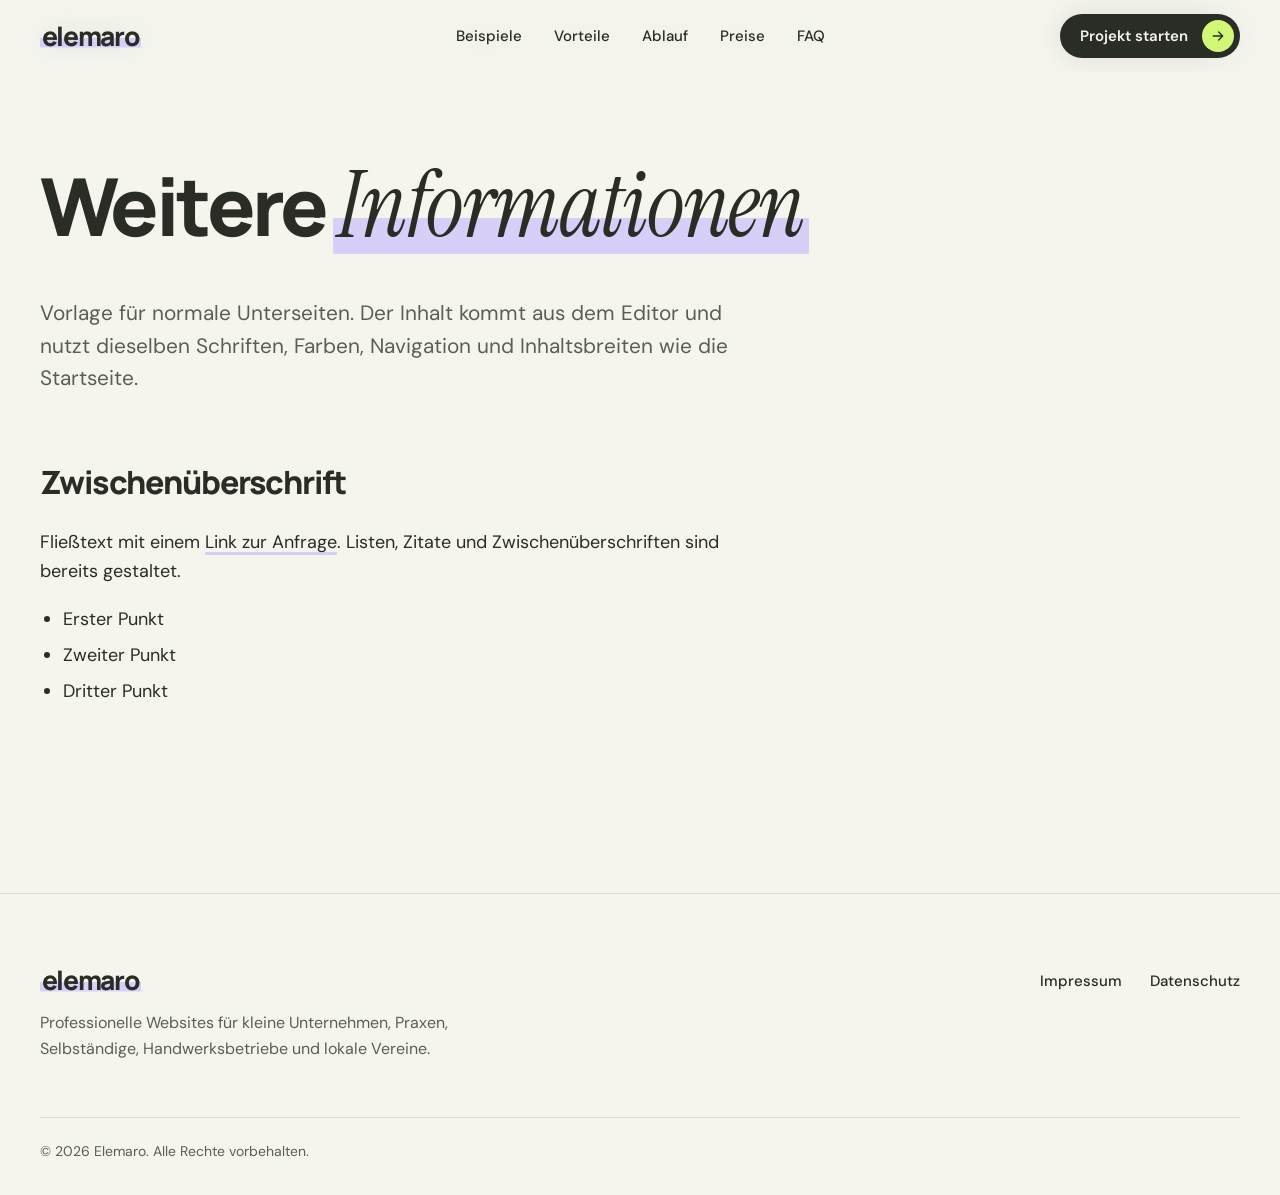
<file: elemaro-theme/seite.html>
<!doctype html>
<html lang="de">
<head>
  <meta charset="utf-8">
  <meta name="viewport" content="width=device-width, initial-scale=1, viewport-fit=cover">
  <title>Weitere Informationen – Elemaro</title>
  <meta name="description" content="Vorlage für weitere Unterseiten.">
  <meta name="theme-color" content="#f5f5ee">
  <link rel="icon" href="assets/favicon.svg" type="image/svg+xml">
  <link rel="preload" href="assets/fonts/manrope-latin-wght-normal.woff2" as="font" type="font/woff2" crossorigin>
  <link rel="preload" href="assets/fonts/dm-sans-latin-wght-normal.woff2" as="font" type="font/woff2" crossorigin>
  <link rel="stylesheet" href="assets/css/elemaro.css">
  <script>document.documentElement.classList.add('js')</script>
</head>
<body>

<!-- SVG-Symbole (einmal pro Seite). Alle dekorativen Zeichen sind SVG, keine Unicode-Symbole. -->
<svg width="0" height="0" style="position:absolute" aria-hidden="true" focusable="false">
  <symbol id="i-arrow" viewBox="0 0 24 24"><path d="M5 12h14M13 6l6 6-6 6" fill="none" stroke="currentColor" stroke-width="2" stroke-linecap="round" stroke-linejoin="round"/></symbol>
  <symbol id="i-check" viewBox="0 0 24 24"><path d="M5 12.5l4.5 4.5L19 7.5" fill="none" stroke="currentColor" stroke-width="2.4" stroke-linecap="round" stroke-linejoin="round"/></symbol>
  <symbol id="i-chevron" viewBox="0 0 24 24"><path d="M6 9l6 6 6-6" fill="none" stroke="currentColor" stroke-width="2.2" stroke-linecap="round" stroke-linejoin="round"/></symbol>
</svg>

<a class="skip-link" href="#inhalt">Zum Inhalt springen</a>

<!--@header-->
<header class="site-header" data-module="header">
  <div class="container site-header__bar">
    <!-- Website-Name aus den allgemeinen Einstellungen; ein hochgeladenes Logo ersetzt den Text (<img src="…" alt="Elemaro">) -->
    <a class="logo" href="index.html" aria-label="Elemaro – zur Startseite"><span class="logo__text">elemaro</span></a>

    <nav class="nav" id="site-nav" aria-label="Hauptnavigation">
      <ul>
        <li style="--i:0"><a href="index.html#beispiele">Beispiele</a></li>
        <li style="--i:1"><a href="index.html#vorteile">Vorteile</a></li>
        <li style="--i:2"><a href="index.html#ablauf">Ablauf</a></li>
        <li style="--i:3"><a href="index.html#preise">Preise</a></li>
        <li style="--i:4"><a href="index.html#faq">FAQ</a></li>
        <li style="--i:5" class="nav__cta-mobile"><a class="btn btn--lime" href="index.html#anfrage">Projekt starten <span class="btn__arrow"><svg class="icon" aria-hidden="true"><use href="#i-arrow"/></svg></span></a></li>
      </ul>
    </nav>

    <a class="btn btn--sm site-header__cta" href="index.html#anfrage">Projekt starten <span class="btn__arrow"><svg class="icon" aria-hidden="true"><use href="#i-arrow"/></svg></span></a>

    <button class="menu-toggle" type="button" aria-expanded="false" aria-controls="site-nav" aria-label="Menü öffnen">
      <i></i><i></i>
    </button>
  </div>
</header>
<!--@/header-->

<!-- SVG-Symbole (einmal pro Seite). Alle dekorativen Zeichen sind SVG, keine Unicode-Symbole. -->
<svg width="0" height="0" style="position:absolute" aria-hidden="true" focusable="false">
  <symbol id="i-arrow" viewBox="0 0 24 24"><path d="M5 12h14M13 6l6 6-6 6" fill="none" stroke="currentColor" stroke-width="2" stroke-linecap="round" stroke-linejoin="round"/></symbol>
  <symbol id="i-check" viewBox="0 0 24 24"><path d="M5 12.5l4.5 4.5L19 7.5" fill="none" stroke="currentColor" stroke-width="2.4" stroke-linecap="round" stroke-linejoin="round"/></symbol>
  <symbol id="i-chevron" viewBox="0 0 24 24"><path d="M6 9l6 6 6-6" fill="none" stroke="currentColor" stroke-width="2.2" stroke-linecap="round" stroke-linejoin="round"/></symbol>
</svg>

<a class="skip-link" href="#inhalt">Zum Inhalt springen</a>

<!--@header-->
<header class="site-header" data-module="header">
  <div class="container site-header__bar">
    <!-- Website-Name aus den allgemeinen Einstellungen; ein hochgeladenes Logo ersetzt den Text (<img src="…" alt="Elemaro">) -->
    <a class="logo" href="index.html" aria-label="Elemaro – zur Startseite"><span class="logo__text">elemaro</span></a>

    <nav class="nav" id="site-nav" aria-label="Hauptnavigation">
      <ul>
        <li style="--i:0"><a href="index.html#beispiele">Beispiele</a></li>
        <li style="--i:1"><a href="index.html#vorteile">Vorteile</a></li>
        <li style="--i:2"><a href="index.html#ablauf">Ablauf</a></li>
        <li style="--i:3"><a href="index.html#preise">Preise</a></li>
        <li style="--i:4"><a href="index.html#faq">FAQ</a></li>
        <li style="--i:5" class="nav__cta-mobile"><a class="btn btn--lime" href="index.html#anfrage">Projekt starten <span class="btn__arrow"><svg class="icon" aria-hidden="true"><use href="#i-arrow"/></svg></span></a></li>
      </ul>
    </nav>

    <a class="btn btn--sm site-header__cta" href="index.html#anfrage">Projekt starten <span class="btn__arrow"><svg class="icon" aria-hidden="true"><use href="#i-arrow"/></svg></span></a>

    <button class="menu-toggle" type="button" aria-expanded="false" aria-controls="site-nav" aria-label="Menü öffnen">
      <i></i><i></i>
    </button>
  </div>
</header>
<!--@/header-->

<main id="inhalt" data-module="page">
  <div class="container">
    <header class="page-head"><h1 class="h-display">Weitere <em class="hl mk">Informationen</em></h1></header>
    <div class="prose">

      <p class="lead">Vorlage für normale Unterseiten. Der Inhalt kommt aus dem Editor und nutzt dieselben Schriften, Farben, Navigation und Inhaltsbreiten wie die Startseite.</p>
      <h2>Zwischenüberschrift</h2>
      <p>Fließtext mit einem <a href="index.html#anfrage">Link zur Anfrage</a>. Listen, Zitate und Zwischenüberschriften sind bereits gestaltet.</p>
      <ul><li>Erster Punkt</li><li>Zweiter Punkt</li><li>Dritter Punkt</li></ul>
    </div>
  </div>
</main>

<!--@footer-->
<footer class="site-footer" data-module="footer">
  <div class="container">
    <div class="site-footer__grid">
      <div>
        <a class="logo" href="index.html" aria-label="Elemaro – zur Startseite"><span class="logo__text">elemaro</span></a>
        <p class="site-footer__desc">Professionelle Websites für kleine Unternehmen, Praxen, Selbständige, Handwerksbetriebe und lokale Vereine.</p>
      </div>
      <nav class="footer-nav" aria-label="Rechtliches">
        <ul>
          <li><a href="impressum.html">Impressum</a></li>
          <li><a href="datenschutz.html">Datenschutz</a></li>
        </ul>
      </nav>
    </div>
    <p class="site-footer__copy">© <span data-year>2026</span> Elemaro. Alle Rechte vorbehalten.</p>
  </div>
</footer>
<!--@/footer-->

<script src="assets/js/elemaro.js" defer></script>
</body>
</html>
</file>
<file: elemaro-theme/assets/css/elemaro.css>
/* ==========================================================================
   Elemaro Theme – Stylesheet
   Struktur: 1 Basis · 2 Typografie · 3 Buttons · 4 Header/Navigation · 5 Hero
   6 Branchenvorschauen · 7 Vorteile · 8 Ablauf · 9 Preise · 10 FAQ
   11 Formular · 12 Footer · 13 Unterseiten · 14 Bewegung reduzieren
   ========================================================================== */

/* 1 · Basis ---------------------------------------------------------------- */
@font-face {
  font-family: "Manrope";
  src: url("../fonts/manrope-latin-wght-normal.woff2") format("woff2");
  font-weight: 200 800;
  font-style: normal;
  font-display: swap;
}
@font-face {
  font-family: "DM Sans";
  src: url("../fonts/dm-sans-latin-wght-normal.woff2") format("woff2");
  font-weight: 100 1000;
  font-style: normal;
  font-display: swap;
}
@font-face {
  font-family: "Instrument Serif";
  src: url("../fonts/instrument-serif-latin-400-italic.woff2") format("woff2");
  font-weight: 400;
  font-style: italic;
  font-display: swap;
}

:root {
  --bg: #f5f5ee;
  --ink: #292d26;
  --ink-soft: #5a5f55;
  --lime: #d2f675;
  --lilac: #d8cff9;
  --line: rgba(41, 45, 38, 0.14);
  --line-dark: rgba(245, 245, 238, 0.16);
  --white: #fff;

  --f-head: "Manrope", system-ui, -apple-system, "Segoe UI", sans-serif;
  --f-body: "DM Sans", system-ui, -apple-system, "Segoe UI", sans-serif;
  --f-serif: "Instrument Serif", Georgia, "Times New Roman", serif;

  --container: 1200px;
  --gutter: clamp(20px, 4vw, 40px);
  --header-h: 72px;
  --admin-h: 0px; /* Adminleiste des CMS, siehe Abschnitt 4 */
  --radius: 24px;
  --section-y: clamp(64px, 9vw, 120px);
  --ease: cubic-bezier(0.22, 1, 0.36, 1);
}

*,
*::before,
*::after { box-sizing: border-box; }

html {
  -webkit-text-size-adjust: 100%;
  scroll-padding-top: calc(var(--header-h) + var(--admin-h) + 16px);
  overflow-x: clip;
}
@media (prefers-reduced-motion: no-preference) {
  html { scroll-behavior: smooth; }
}

body {
  margin: 0;
  background: var(--bg);
  color: var(--ink);
  font: 400 clamp(16px, 1.05vw + 12px, 18px) / 1.6 var(--f-body);
  -webkit-font-smoothing: antialiased;
  text-rendering: optimizeLegibility;
  overflow-x: clip;
}
html.menu-open,
html.menu-open body { overflow: hidden; }
html.menu-open { padding-right: var(--sbw, 0px); }

main { display: block; padding-top: calc(var(--header-h) + var(--admin-h)); }
img, svg { display: block; max-width: 100%; }
a { color: inherit; }
ul, ol { margin: 0; padding: 0; }
p { margin: 0; }

:focus-visible { outline: 2px solid var(--ink); outline-offset: 3px; border-radius: 6px; }
.on-dark :focus-visible { outline-color: var(--lime); }

.container {
  width: min(100% - 2 * var(--gutter), var(--container));
  margin-inline: auto;
}
.visually-hidden {
  position: absolute !important;
  width: 1px; height: 1px; margin: -1px; padding: 0;
  overflow: hidden; clip: rect(0 0 0 0); white-space: nowrap; border: 0;
}
.skip-link {
  position: fixed; left: 16px; top: calc(var(--admin-h) + 8px); z-index: 300;
  padding: 10px 16px; border-radius: 999px; background: var(--ink); color: var(--bg);
  transform: translateY(-200%);
}
.skip-link:focus { transform: none; }

.icon { width: 1em; height: 1em; flex: none; }
.section { padding-block: var(--section-y); position: relative; }

/* 2 · Typografie ------------------------------------------------------------ */
.h-display,
.h-section {
  font-family: var(--f-head);
  font-weight: 800;
  letter-spacing: -0.045em;
  line-height: 0.98;
  margin: 0;
  text-wrap: balance;
}
.h-display { font-size: clamp(2.9rem, 8.2vw, 7rem); }
.h-section { font-size: clamp(2.2rem, 5.2vw, 4.4rem); }

/* Hervorhebung: kursive Serifenschrift */
.hl {
  font-family: var(--f-serif);
  font-style: italic;
  font-weight: 400;
  font-size: 1.12em;
  letter-spacing: -0.015em;
}
/* Textmarker in Lila */
.mk {
  background-image: linear-gradient(var(--lilac), var(--lilac));
  background-repeat: no-repeat;
  background-position: 0 88%;
  background-size: 100% 0.4em;
  padding-inline: 0.06em;
  margin-inline: -0.06em;
  -webkit-box-decoration-break: clone;
  box-decoration-break: clone;
  transition: background-size 0.9s var(--ease) 0.25s;
}
.js [data-reveal]:not(.is-in) .mk { background-size: 0% 0.4em; }

.eyebrow {
  justify-self: start; width: fit-content;
  display: inline-flex; align-items: center; gap: 10px;
  padding: 7px 14px 7px 12px;
  border: 1px solid var(--line); border-radius: 999px;
  font: 600 13px/1 var(--f-body); letter-spacing: 0.02em;
}
.eyebrow::before {
  content: ""; width: 8px; height: 8px; border-radius: 50%; background: var(--lime);
  box-shadow: 0 0 0 3px rgba(210, 246, 117, 0.45);
}
.lead { font-size: clamp(1.05rem, 1.2vw + 0.7rem, 1.3rem); line-height: 1.55; color: var(--ink-soft); max-width: 36em; }

/* Einblend-Animation (je Modul, über data-reveal) */
.js [data-reveal] .rv {
  opacity: 0; transform: translateY(24px);
  transition: opacity 0.8s var(--ease), transform 0.8s var(--ease);
  transition-delay: calc(var(--i, 0) * 90ms);
}
.js [data-reveal].is-in .rv { opacity: 1; transform: none; }

/* 3 · Buttons --------------------------------------------------------------- */
.btn {
  --btn-bg: var(--ink); --btn-fg: var(--bg); --btn-dot: var(--lime); --btn-dot-fg: var(--ink);
  display: inline-flex; align-items: center; gap: 14px;
  min-height: 52px; padding: 6px 6px 6px 26px;
  border: 0; border-radius: 999px; cursor: pointer;
  background: var(--btn-bg); color: var(--btn-fg);
  font: 600 16px/1 var(--f-body); text-decoration: none; white-space: nowrap;
  transition: background-color 0.25s, box-shadow 0.25s;
}
.btn__arrow {
  display: grid; place-items: center; width: 40px; height: 40px; border-radius: 50%;
  background: var(--btn-dot); color: var(--btn-dot-fg); font-size: 20px;
  transition: transform 0.35s var(--ease);
}
.btn:hover .btn__arrow { transform: translateX(3px); }
.btn:hover { box-shadow: 0 8px 24px -10px rgba(41, 45, 38, 0.55); }
.btn--lime { --btn-bg: var(--lime); --btn-fg: var(--ink); --btn-dot: var(--ink); --btn-dot-fg: var(--lime); }
.btn--lime:hover { box-shadow: 0 8px 24px -10px rgba(210, 246, 117, 0.7); }
.btn--sm { min-height: 44px; padding-left: 20px; font-size: 15px; }
.btn--sm .btn__arrow { width: 32px; height: 32px; font-size: 16px; }
.on-dark .btn:not(.btn--lime) { --btn-bg: var(--bg); --btn-fg: var(--ink); --btn-dot: var(--ink); --btn-dot-fg: var(--lime); }

/* 4 · Header & Navigation --------------------------------------------------- */
/* Adminleiste: beliebiges CMS setzt --admin-h (z. B. 32px) oder die Klasse .admin-bar */
.admin-bar { --admin-h: 32px; }
@media (max-width: 782px) { .admin-bar { --admin-h: 46px; } }

.site-header {
  position: fixed; z-index: 100;
  top: var(--admin-h); left: 0; right: var(--sbw, 0px);
  height: var(--header-h);
}
.site-header::before {
  content: ""; position: absolute; inset: 0;
  background: rgba(245, 245, 238, 0.88);
  -webkit-backdrop-filter: blur(14px); backdrop-filter: blur(14px);
  border-bottom: 1px solid transparent;
  transition: border-color 0.3s, background-color 0.3s;
}
.site-header.is-scrolled::before { border-bottom-color: var(--line); }
.site-header__bar {
  position: relative; z-index: 2; height: 100%;
  display: grid; grid-template-columns: 1fr auto 1fr; align-items: center; gap: 24px;
}

.logo {
  justify-self: start; display: inline-flex; align-items: center;
  text-decoration: none; color: var(--ink);
  font: 800 1.65rem/1 var(--f-head); letter-spacing: -0.05em;
}
.logo__text {
  /* Lila Unterstreichung direkt am Schriftzug, leicht überlagernd */
  background-image: linear-gradient(var(--lilac), var(--lilac));
  background-repeat: no-repeat;
  background-position: 0 86%;
  background-size: 100% 0.36em;
  padding: 0.04em 0.06em 0.02em;
}
.logo img { height: 34px; width: auto; }

.nav ul { display: flex; align-items: center; gap: 4px; list-style: none; }
.nav a {
  position: relative; display: block; padding: 10px 14px;
  font: 500 15px/1 var(--f-body); text-decoration: none;
}
.nav a::after { /* Unterstreichung wächst per transform – Text bleibt unverändert */
  content: ""; position: absolute; left: 14px; right: 14px; bottom: 3px; height: 2px;
  background: var(--ink); transform: scaleX(0); transform-origin: left center;
  transition: transform 0.35s var(--ease);
}
.nav a:hover::after,
.nav a:focus-visible::after,
.nav a[aria-current="true"]::after { transform: scaleX(1); }
.nav__cta-mobile { display: none; }
.site-header__cta { justify-self: end; }

.menu-toggle {
  display: none; justify-self: end; position: relative;
  width: 48px; height: 48px; margin-right: -10px; padding: 0;
  border: 0; border-radius: 50%; background: transparent; color: var(--ink); cursor: pointer;
}
.menu-toggle i {
  position: absolute; left: 13px; right: 13px; top: 50%; height: 2px; margin-top: -1px;
  background: currentColor; border-radius: 2px;
  transition: transform 0.4s var(--ease);
}
.menu-toggle i:first-child { transform: translateY(-4px); }
.menu-toggle i:last-child { transform: translateY(4px); }
.menu-toggle[aria-expanded="true"] i:first-child { transform: rotate(45deg); }
.menu-toggle[aria-expanded="true"] i:last-child { transform: rotate(-45deg); }

@media (max-width: 959px) {
  :root { --header-h: 64px; }
  .site-header__bar { grid-template-columns: 1fr auto 1fr; }
  .logo { grid-column: 2; justify-self: center; position: relative; z-index: 2; transition: color 0.3s; }
  .menu-toggle { display: block; grid-column: 3; z-index: 2; transition: color 0.3s; }
  .site-header__cta { display: none; }

  .nav {
    position: fixed; inset: 0; z-index: 1;
    display: flex; flex-direction: column; justify-content: space-between; gap: 32px;
    padding: calc(var(--header-h) + var(--admin-h) + 20px) var(--gutter) max(32px, env(safe-area-inset-bottom));
    background: var(--ink); color: var(--bg);
    overflow-y: auto; overscroll-behavior: contain;
    visibility: hidden;
    clip-path: circle(0 at calc(100% - 38px) calc(var(--admin-h) + 32px));
    transition: clip-path 0.65s cubic-bezier(0.7, 0, 0.2, 1), visibility 0s linear 0.65s;
  }
  .nav.is-open {
    visibility: visible;
    clip-path: circle(160% at calc(100% - 38px) calc(var(--admin-h) + 32px));
    transition: clip-path 0.65s cubic-bezier(0.7, 0, 0.2, 1), visibility 0s;
  }
  .nav ul { flex-direction: column; align-items: stretch; gap: 0; }
  .nav a {
    padding: 14px 0; font: 700 clamp(2rem, 9.5vw, 3.2rem)/1.1 var(--f-head); letter-spacing: -0.04em;
    border-bottom: 1px solid var(--line-dark);
    transition: color 0.2s;
  }
  .nav a::after { display: none; }
  .nav a:hover, .nav a:focus-visible { color: var(--lime); }
  .nav a:focus-visible { outline-color: var(--lime); outline-offset: -2px; }
  .nav li { opacity: 0; transform: translateY(18px); transition: opacity 0.3s, transform 0.3s; }
  .nav.is-open li { opacity: 1; transform: none; transition: opacity 0.6s var(--ease), transform 0.6s var(--ease); transition-delay: calc(0.18s + var(--i, 0) * 60ms); }
  .nav .nav__cta-mobile { display: block; border: 0; padding-top: 24px; }
  .nav .nav__cta-mobile a { display: inline-flex; border: 0; font: 600 16px/1 var(--f-body); letter-spacing: 0; padding: 6px 6px 6px 26px; }
  .nav .nav__cta-mobile a:hover { color: var(--ink); }

  .site-header.menu-open .logo,
  .site-header.menu-open .menu-toggle { color: var(--bg); }
  .site-header.menu-open::before { background: transparent; -webkit-backdrop-filter: none; backdrop-filter: none; border-color: transparent; }
  .site-header.menu-open :focus-visible { outline-color: var(--lime); }
}

/* 5 · Hero ------------------------------------------------------------------ */
.hero { position: relative; overflow: clip; padding-block: clamp(40px, 8vw, 104px) clamp(56px, 7vw, 96px); }
.hero__inner { position: relative; z-index: 1; display: grid; gap: clamp(24px, 3vw, 36px); justify-items: start; }
.hero .h-display { max-width: 11.5em; }
.hero__sub { max-width: 34em; }
.hero__actions { display: flex; flex-wrap: wrap; align-items: center; gap: 14px 24px; }
.link-quiet {
  font-weight: 600; text-decoration: underline; text-decoration-color: var(--lilac);
  text-decoration-thickness: 3px; text-underline-offset: 5px;
}
.trust { display: flex; flex-wrap: wrap; gap: 10px 28px; list-style: none; font-size: 15px; font-weight: 500; }
.trust li { display: inline-flex; align-items: center; gap: 10px; }
.trust__check {
  display: grid; place-items: center; width: 22px; height: 22px; border-radius: 50%;
  background: var(--lime); font-size: 13px;
}
.hero__art {
  position: absolute; z-index: 0; right: clamp(-160px, -6vw, -40px); top: clamp(20px, 4vw, 60px);
  width: clamp(280px, 40vw, 560px); aspect-ratio: 1; pointer-events: none;
}
.hero__art .float { animation: float 9s ease-in-out infinite; transform-origin: center; }
.hero__art .float--b { animation-duration: 12s; animation-direction: reverse; }
@keyframes float { 50% { transform: translateY(-14px) rotate(2deg); } }
@media (max-width: 720px) { .hero__art { opacity: 0.5; top: auto; bottom: -40px; width: 300px; } }

/* 6 · Branchenvorschauen ---------------------------------------------------- */
.pv { padding-bottom: 0; }
.pv__head { display: grid; gap: 22px; justify-items: start; padding-bottom: clamp(28px, 4vw, 48px); }
.pv__track { position: relative; isolation: isolate; padding-bottom: clamp(40px, 6vw, 80px); }
.pv__stage { padding-top: 22px; }
.pv__list { list-style: none; display: grid; gap: clamp(48px, 7vw, 80px); }
.tpl { display: flex; flex-direction: column; align-items: center; }

.tpl__cap {
  width: min(100%, 880px);
  display: grid; grid-template-columns: auto 1fr; gap: 6px 18px; align-items: baseline;
  padding-top: 22px;
}
.tpl__num { font: 700 13px/1 var(--f-head); letter-spacing: 0.06em; color: var(--ink-soft); }
.tpl__cap h3 { margin: 0; font: 800 clamp(1.25rem, 2.2vw, 1.65rem)/1.15 var(--f-head); letter-spacing: -0.03em; }
.tpl__cap p { grid-column: 2; color: var(--ink-soft); font-size: 15.5px; line-height: 1.5; max-width: 46em; }
.tpl__note { display: inline-block; margin-top: 2px; font-size: 12.5px; letter-spacing: 0.02em; color: var(--ink-soft); }

/* Kartenstapel – nur aktiv, wenn JS die Klasse .is-stack setzt */
.pv.is-stack .pv__stage {
  position: sticky; top: calc(var(--header-h) + var(--admin-h) + 12px);
  padding-top: 26px;
}
.pv.is-stack .pv__list { gap: 0; perspective: 1500px; perspective-origin: 50% 20%; }
.pv.is-stack .tpl { grid-area: 1 / 1; }
.pv.is-stack .tpl .browser { transform-origin: 50% 0; will-change: transform, opacity; backface-visibility: hidden; }
.pv.is-stack .tpl__cap { will-change: opacity; }

/* Browserfenster */
.browser {
  --bw: min(100%, 880px);
  width: var(--bw); aspect-ratio: 16 / 10;
  display: flex; flex-direction: column; overflow: hidden;
  border-radius: 16px; background: #fff;
  box-shadow: 0 0 0 1px var(--line), 0 30px 60px -28px rgba(41, 45, 38, 0.45), 0 8px 18px -10px rgba(41, 45, 38, 0.25);
  container-type: inline-size;
}
.pv.is-stack .browser {
  width: min(100%, 880px, calc((100svh - var(--header-h) - var(--admin-h) - 230px) * 1.6));
}
@media (max-width: 640px) { .browser, .pv.is-stack .browser { aspect-ratio: 4 / 3.5; } }
.browser__bar {
  flex: none; display: flex; align-items: center; gap: 14px; padding: 9px 14px;
  background: #ecece5; border-bottom: 1px solid var(--line);
}
.browser__dots { display: flex; gap: 6px; }
.browser__dots i { width: 9px; height: 9px; border-radius: 50%; background: rgba(41, 45, 38, 0.22); }
.browser__url {
  flex: 1; max-width: 300px; padding: 4px 12px; border-radius: 999px; background: rgba(255, 255, 255, 0.8);
  font: 500 11px/1.3 var(--f-body); color: var(--ink-soft); overflow: hidden; text-overflow: ellipsis; white-space: nowrap;
}

/* Miniatur-Website (skaliert über Container-Einheiten) */
.site { --k: 1; flex: 1; min-height: 0; display: flex; flex-direction: column; gap: 2.6cqw; padding: 2.8cqw 4cqw 3.4cqw; position: relative; overflow: hidden; font-family: var(--f-body); }
@container (max-width: 520px) { .site { --k: 1.45; --kh: 1.15; gap: 2cqw; } .m-tag { display: none; } .m-hero { grid-template-columns: 1.25fr 0.75fr; } }
.m-nav { display: flex; align-items: center; justify-content: space-between; }
.m-brand { font: 800 calc(2.5cqw * var(--k)) / 1 var(--f-head); letter-spacing: -0.03em; }
.m-links { display: flex; align-items: center; gap: 2.2cqw; font-size: calc(1.7cqw * var(--k)); font-weight: 500; }
.m-links .m-pill { padding: 0.9cqw 2cqw; border-radius: 99px; font-weight: 600; }
@container (max-width: 520px) { .m-links span:not(.m-pill) { display: none; } }
.m-hero { flex: 1; min-height: 0; display: grid; grid-template-columns: 1.15fr 0.85fr; gap: 3cqw; align-items: center; }
.m-copy { display: grid; gap: 1.6cqw; justify-items: start; }
.m-tag { font-size: calc(1.55cqw * var(--k)); font-weight: 600; letter-spacing: 0.04em; text-transform: uppercase; opacity: 0.75; }
.m-h { margin: 0; font: 800 calc(5.4cqw * var(--kh, 1)) / 1.02 var(--f-head); letter-spacing: -0.045em; }
.m-h i { font: italic 400 1.1em var(--f-serif); letter-spacing: -0.01em; }
.m-p { font-size: calc(1.8cqw * var(--k)); line-height: 1.45; max-width: 30em; opacity: 0.8; }
@container (max-width: 520px) { .m-p { display: none; } }
.m-btn { display: inline-flex; align-items: center; gap: 1cqw; padding: 1.3cqw 2.6cqw; border-radius: 99px; font-size: calc(1.8cqw * var(--k)); font-weight: 600; }
.m-art { align-self: stretch; min-height: 0; display: grid; place-items: center; }
.m-art svg { width: 100%; height: 100%; max-height: 100%; }
.m-cards { display: grid; grid-template-columns: repeat(3, 1fr); gap: 1.6cqw; }
.m-card { padding: 1.5cqw 1.8cqw; border-radius: 1.5cqw; font-size: calc(1.7cqw * var(--k)); font-weight: 600; line-height: 1.25; }
.m-card small { display: block; margin-top: 0.3cqw; font-size: 0.82em; font-weight: 400; opacity: 0.72; }
@container (max-width: 520px) { .m-card small { display: none; } .m-cards { gap: 1.2cqw; } }

/* Vorlage 1 · Physiotherapie */
.site--physio { background: #eef2ea; color: #26372b; }
.site--physio .m-pill { background: #b7c9b2; }
.site--physio .m-btn { background: #3f5a47; color: #f1f5ee; }
.site--physio .m-card { background: #fff; box-shadow: 0 0 0 1px rgba(63, 90, 71, 0.12); }
/* Vorlage 2 · Handwerk */
.site--werk { background: #efe3cc; color: #3b2816; }
.site--werk .m-brand { font-weight: 800; letter-spacing: 0.04em; font-size: calc(2.3cqw * var(--k)); }
.site--werk .m-h { text-transform: uppercase; letter-spacing: -0.03em; font-weight: 800; }
.site--werk .m-pill { background: #b87a3a; color: #fff; }
.site--werk .m-btn { background: #3b2816; color: #f5e9d2; }
.site--werk .m-card { background: #e2cfae; border-left: 0.6cqw solid #b87a3a; border-radius: 0.8cqw; }
/* Vorlage 3 · Sportverein */
.site--sport { background: #0e2a63; color: #eef3ff; }
.site--sport .m-pill { background: #2f6fe0; color: #fff; }
.site--sport .m-btn { background: #fff; color: #0e2a63; }
.site--sport .m-card { background: rgba(255, 255, 255, 0.09); box-shadow: inset 0 0 0 1px rgba(255, 255, 255, 0.14); }

/* 7 · Vorteile -------------------------------------------------------------- */
.benefits__head { display: grid; gap: 18px; margin-bottom: clamp(36px, 5vw, 64px); max-width: 44rem; }
.benefits__grid { display: grid; grid-template-columns: repeat(3, 1fr); list-style: none; border-top: 1px solid var(--line); }
.benefit { display: grid; gap: 14px; align-content: start; padding: clamp(24px, 3vw, 36px) clamp(0px, 2.4vw, 32px) 8px 0; }
.benefit + .benefit { padding-left: clamp(0px, 2.4vw, 32px); border-left: 1px solid var(--line); }
.benefit__icon {
  display: grid; place-items: center; width: 52px; height: 52px; border-radius: 16px;
  background: var(--lilac); font-size: 26px;
}
.benefit:nth-child(2) .benefit__icon { background: var(--lime); }
.benefit:nth-child(3) .benefit__icon { background: #e6e6dc; }
.benefit h3 { margin: 6px 0 0; font: 800 1.4rem/1.15 var(--f-head); letter-spacing: -0.03em; }
.benefit p { color: var(--ink-soft); font-size: 16px; }
@media (max-width: 800px) {
  .benefits__grid { grid-template-columns: 1fr; }
  .benefit, .benefit + .benefit { padding: 26px 0; border-left: 0; }
  .benefit + .benefit { border-top: 1px solid var(--line); }
}

/* 8 · Ablauf ---------------------------------------------------------------- */
.process { background: var(--ink); color: var(--bg); border-radius: clamp(24px, 4vw, 48px); margin-inline: clamp(0px, 1.2vw, 16px); }
.process__inner { display: grid; grid-template-columns: 1fr 1.05fr; gap: clamp(36px, 7vw, 110px); align-items: start; }
.process__intro { display: grid; gap: 22px; justify-items: start; position: sticky; top: calc(var(--header-h) + var(--admin-h) + 32px); }
.process .lead { color: rgba(245, 245, 238, 0.72); }
.process .hl { color: var(--lime); }
.process .eyebrow { border-color: var(--line-dark); }
.steps { list-style: none; display: grid; counter-reset: step; }
.step { display: grid; grid-template-columns: auto 1fr; gap: 6px 24px; padding: clamp(24px, 3vw, 36px) 0; border-top: 1px solid var(--line-dark); }
.step:last-child { border-bottom: 1px solid var(--line-dark); }
.step__num {
  grid-row: span 2; display: grid; place-items: center; width: 56px; height: 56px; border-radius: 50%;
  background: var(--lime); color: var(--ink); font: 800 1.15rem/1 var(--f-head); letter-spacing: -0.03em;
}
.step:nth-child(2) .step__num { background: var(--lilac); }
.step h3 { margin: 4px 0 0; font: 800 clamp(1.4rem, 2.4vw, 1.9rem)/1.15 var(--f-head); letter-spacing: -0.035em; }
.step p { color: rgba(245, 245, 238, 0.7); font-size: 16.5px; }
@media (max-width: 900px) {
  .process__inner { grid-template-columns: 1fr; }
  .process__intro { position: static; }
}

/* 9 · Preise ---------------------------------------------------------------- */
.pricing { padding-block: clamp(36px, 5vw, 64px); }
.pkg {
  --p: 1; --bleed: 0px;
  margin-inline: calc(var(--bleed) * -1);
  border-radius: calc(var(--p) * 40px);
  background: var(--lime); color: var(--ink);
  padding-block: clamp(36px, 5vw, 64px);
  overflow: hidden;
}
.pkg__inner {
  width: 100%; max-width: var(--container); margin-inline: auto;
  padding-inline: clamp(24px, 5vw, 64px);
  display: grid; grid-template-columns: 0.9fr 1.1fr; gap: clamp(32px, 6vw, 88px); align-items: center;
}
.pkg__label {
  display: inline-block; padding: 7px 14px; border-radius: 999px; background: rgba(41, 45, 38, 0.1);
  font: 600 13px/1 var(--f-body); letter-spacing: 0.03em; margin-bottom: 22px;
}
.pkg__title { margin: 0; font: 800 clamp(2.1rem, 4.6vw, 3.8rem)/1 var(--f-head); letter-spacing: -0.045em; text-wrap: balance; }
.pkg__claim { margin-top: 22px; font: 700 clamp(1.1rem, 1.8vw, 1.35rem)/1.7 var(--f-head); letter-spacing: -0.02em; }
.pkg__text { margin-top: 14px; max-width: 28em; color: rgba(41, 45, 38, 0.8); }

.prices { display: grid; grid-template-columns: 1fr 1fr; gap: 14px; }
.price { padding: 22px 24px; border-radius: 22px; background: rgba(245, 245, 238, 0.55); display: grid; gap: 4px; align-content: start; }
.price__kind { font: 600 13px/1.2 var(--f-body); letter-spacing: 0.03em; text-transform: uppercase; color: rgba(41, 45, 38, 0.72); }
.price__num { font: 800 clamp(2.8rem, 5.4vw, 4.6rem)/1 var(--f-head); letter-spacing: -0.06em; white-space: nowrap; }
.price__num .mk { background-size: 100% 0.3em; background-position: 0 92%; padding-inline: 0.04em; }
.price__unit { font-size: 0.34em; font-weight: 700; letter-spacing: -0.02em; margin-left: 0.2em; }
.price__desc { font-size: 15px; line-height: 1.4; color: rgba(41, 45, 38, 0.8); margin-top: 4px; }
.price--plus { background: var(--ink); color: var(--bg); }
.price--plus .price__kind, .price--plus .price__desc { color: rgba(245, 245, 238, 0.74); }
.price--plus .price__num .mk { background-image: linear-gradient(var(--lilac), var(--lilac)); }

.pkg__list { list-style: none; display: grid; gap: 10px; margin: 24px 0 28px; font-weight: 500; }
.pkg__list li { display: flex; align-items: center; gap: 12px; }
.pkg__list .trust__check { background: var(--ink); color: var(--lime); }
@media (max-width: 900px) { .pkg__inner { grid-template-columns: 1fr; } }
@media (max-width: 520px) { .prices { grid-template-columns: 1fr; } }

/* 10 · FAQ ------------------------------------------------------------------ */
.faq__inner { display: grid; grid-template-columns: 0.85fr 1.15fr; gap: clamp(32px, 7vw, 110px); align-items: start; }
.faq__intro { display: grid; gap: 22px; justify-items: start; position: sticky; top: calc(var(--header-h) + var(--admin-h) + 32px); }
.faq .h-section .q { color: #b7a6f2; font-style: normal; }
.faq__list { border-top: 1px solid var(--line); }
.faq-item { border-bottom: 1px solid var(--line); }
.faq-item summary {
  display: flex; align-items: center; justify-content: space-between; gap: 20px;
  padding: 24px 0; cursor: pointer; list-style: none;
  font: 700 clamp(1.1rem, 1.9vw, 1.35rem)/1.3 var(--f-head); letter-spacing: -0.025em;
}
.faq-item summary::-webkit-details-marker { display: none; }
.faq-item summary:focus-visible { outline-offset: 2px; }
.faq-item__icon { position: relative; flex: none; width: 36px; height: 36px; border-radius: 50%; background: var(--lilac); transition: background-color 0.3s, transform 0.4s var(--ease); }
.faq-item__icon::before, .faq-item__icon::after {
  content: ""; position: absolute; left: 50%; top: 50%; width: 14px; height: 2px; margin: -1px 0 0 -7px;
  background: var(--ink); border-radius: 2px; transition: transform 0.4s var(--ease);
}
.faq-item__icon::after { transform: rotate(90deg); }
.faq-item[open] .faq-item__icon { background: var(--lime); }
.faq-item[open] .faq-item__icon::after { transform: rotate(0); }
/* Genau eine Linie: sie gehört an den Antwortblock, nie an Kindelemente */
.faq-item__a { margin: 0 0 26px; padding: 2px 0 2px 22px; border-left: 3px solid var(--lilac); color: var(--ink-soft); max-width: 38em; }
.faq-item__a > * { border: 0; padding-left: 0; margin-left: 0; margin-block: 0; }
.faq-item__a > * + * { margin-top: 0.8em; }
.faq-item[open] .faq-item__a { animation: faq-in 0.45s var(--ease); }
@keyframes faq-in { from { opacity: 0; transform: translateY(-6px); } }
@media (max-width: 900px) {
  .faq__inner { grid-template-columns: 1fr; }
  .faq__intro { position: static; }
}

/* 11 · Formular ------------------------------------------------------------- */
.contact { padding-top: clamp(24px, 4vw, 48px); }
.form-wrap { perspective: 1800px; perspective-origin: 50% 0; padding: 0 12px 12px 0; }
.form-card {
  position: relative; display: grid; grid-template-columns: 0.8fr 1.2fr; gap: clamp(32px, 6vw, 80px);
  padding: clamp(28px, 5vw, 64px); border-radius: clamp(24px, 3.4vw, 40px);
  background: var(--ink); color: var(--bg);
  box-shadow: 12px 12px 0 rgba(216, 207, 249, 0.62);
  transform-origin: 50% 0;
}
.js .form-card:not(.is-open) { transform: rotateX(-82deg); opacity: 0; }
.js .form-card { transition: transform 1.1s var(--ease), opacity 0.5s ease-out; }
.js .form-card.is-instant { transition: none; }

.form-card__intro { display: grid; gap: 22px; align-content: start; justify-items: start; }
.form-card .lead { color: rgba(245, 245, 238, 0.72); }
.form-card .hl { color: var(--lime); }
.smiley { width: clamp(84px, 9vw, 120px); height: auto; margin-top: 10px; }
.demo-badge {
  display: inline-flex; align-items: center; gap: 10px; padding: 8px 14px; border-radius: 999px;
  border: 1px dashed rgba(210, 246, 117, 0.7); color: var(--lime); font: 600 13px/1.2 var(--f-body);
}
.demo-badge[hidden] { display: none; }

.form { display: grid; gap: 22px; }
.form__row { display: grid; grid-template-columns: 1fr 1fr; gap: 22px; }
.field { display: grid; gap: 9px; }
.field label, .field__label {
  display: flex; align-items: center; gap: 10px;
  font: 600 13px/1.2 var(--f-body); letter-spacing: 0.04em; text-transform: uppercase; color: rgba(245, 245, 238, 0.82);
}
.field__no {
  display: inline-grid; place-items: center; min-width: 26px; height: 20px; padding: 0 6px; border-radius: 99px;
  background: var(--lilac); color: var(--ink); font: 700 11px/1 var(--f-head); letter-spacing: 0.02em;
}
.input, .select, .textarea {
  width: 100%; min-height: 58px; padding: 16px 20px;
  border: 2px solid transparent; border-radius: 16px;
  background: var(--bg); color: var(--ink);
  font: 400 16px/1.4 var(--f-body);
  transition: background-color 0.25s, border-color 0.25s, box-shadow 0.25s;
}
.input::placeholder, .textarea::placeholder { color: #6d7266; opacity: 1; }
.textarea { min-height: 150px; resize: vertical; }
.input:hover, .textarea:hover { background: #fff; }
.input:focus, .textarea:focus { outline: none; background: #fff; border-color: var(--lime); box-shadow: 0 0 0 4px rgba(210, 246, 117, 0.3); }
.input:user-invalid, .textarea:user-invalid, .select:user-invalid { border-color: #e9876f; }

.select-wrap { position: relative; }
.select { appearance: none; -webkit-appearance: none; padding-right: 56px; cursor: pointer; background: var(--lilac); color: var(--ink); }
.select:hover { background: #cfc5f6; }
.select:focus, .select:active { outline: none; background: #fff; border-color: var(--lime); box-shadow: 0 0 0 4px rgba(210, 246, 117, 0.3); }
.select option { background: #fff; color: var(--ink); }
.select-wrap__arrow { position: absolute; right: 20px; top: 50%; width: 20px; height: 20px; margin-top: -10px; color: var(--ink); pointer-events: none; transition: transform 0.3s var(--ease); }
.select-wrap:focus-within .select-wrap__arrow { transform: rotate(180deg); }

.check { display: grid; grid-template-columns: 26px 1fr; gap: 14px; align-items: start; font-size: 15px; line-height: 1.5; color: rgba(245, 245, 238, 0.82); cursor: pointer; }
.check input { position: absolute; opacity: 0; width: 26px; height: 26px; margin: 0; cursor: pointer; }
.check__box { width: 26px; height: 26px; border-radius: 8px; background: var(--bg); display: grid; place-items: center; color: var(--ink); transition: background-color 0.2s, box-shadow 0.2s; }
.check__box svg { width: 16px; height: 16px; opacity: 0; transform: scale(0.6); transition: 0.25s var(--ease); }
.check input:checked + .check__box { background: var(--lime); }
.check input:checked + .check__box svg { opacity: 1; transform: none; }
.check input:focus-visible + .check__box { outline: 2px solid var(--lime); outline-offset: 3px; }
.check a { color: var(--lime); }
.hp { position: absolute; left: -9999px; width: 1px; height: 1px; overflow: hidden; }

.form__foot { display: flex; flex-wrap: wrap; align-items: center; gap: 16px 24px; }
.form__submit {
  --btn-bg: var(--lime); --btn-fg: var(--ink); --btn-dot: var(--ink); --btn-dot-fg: var(--lime);
  font-size: 16px; min-height: 58px; padding-left: 30px;
}
.form__status { font-size: 15px; line-height: 1.5; max-width: 30em; }
.form__status[data-state="demo"] { color: var(--lime); }
.form__status[data-state="ok"] { color: var(--lime); }
.form__status[data-state="error"] { color: #ffb4a1; }
.form__hint { font-size: 14px; color: rgba(245, 245, 238, 0.62); }

@media (max-width: 900px) {
  .form-card { grid-template-columns: 1fr; }
}
@media (max-width: 560px) {
  .form__row { grid-template-columns: 1fr; }
  .form-wrap { padding: 0 8px 8px 0; }
  .form-card { box-shadow: 8px 8px 0 rgba(216, 207, 249, 0.62); }
}

/* 12 · Footer --------------------------------------------------------------- */
.site-footer { border-top: 1px solid var(--line); padding-block: clamp(40px, 6vw, 72px) 32px; margin-top: clamp(40px, 6vw, 72px); }
.site-footer__grid { display: grid; grid-template-columns: 1.4fr 1fr; gap: 32px 64px; align-items: start; }
.site-footer .logo { margin-bottom: 16px; }
.site-footer__desc { color: var(--ink-soft); max-width: 28em; font-size: 16px; }
.footer-nav ul { list-style: none; display: flex; flex-wrap: wrap; gap: 8px 28px; justify-content: flex-end; }
.footer-nav a { text-decoration: none; font-weight: 500; font-size: 15px; padding: 6px 0; background: linear-gradient(var(--ink), var(--ink)) 0 100% / 0 2px no-repeat; transition: background-size 0.35s var(--ease); }
.footer-nav a:hover, .footer-nav a:focus-visible { background-size: 100% 2px; }
.site-footer__copy { margin-top: clamp(32px, 5vw, 56px); padding-top: 22px; border-top: 1px solid var(--line); font-size: 14px; color: var(--ink-soft); }
@media (max-width: 720px) {
  .site-footer__grid { grid-template-columns: 1fr; }
  .footer-nav ul { justify-content: flex-start; }
}

/* 13 · Unterseiten ---------------------------------------------------------- */
.page-head { padding-block: clamp(40px, 7vw, 96px) clamp(24px, 4vw, 48px); display: grid; gap: 22px; justify-items: start; }
.page-head .h-display { font-size: clamp(2.6rem, 6.4vw, 5rem); }
.prose { max-width: 46rem; padding-bottom: var(--section-y); }
.prose > * + * { margin-top: 1.1em; }
.prose h2 { margin-top: 2.2em; font: 800 clamp(1.5rem, 3vw, 2rem)/1.15 var(--f-head); letter-spacing: -0.035em; }
.prose h3 { margin-top: 1.8em; font: 800 1.2rem/1.2 var(--f-head); letter-spacing: -0.025em; }
.prose ul, .prose ol { padding-left: 1.3em; display: grid; gap: 0.4em; }
.prose a { text-decoration-color: var(--lilac); text-decoration-thickness: 3px; text-underline-offset: 4px; }
.prose a:hover { background: var(--lilac); }
.prose hr { border: 0; border-top: 1px solid var(--line); margin-block: 2em; }
.notice { padding: 16px 20px; border-radius: 16px; background: var(--lilac); font-size: 15px; }

/* 14 · Bewegung reduzieren --------------------------------------------------- */
@media (prefers-reduced-motion: reduce) {
  *, *::before, *::after { animation: none !important; transition-duration: 0.001ms !important; transition-delay: 0s !important; }
  .js [data-reveal] .rv { opacity: 1; transform: none; }
  .js [data-reveal]:not(.is-in) .mk { background-size: 100% 0.4em; }
  .js .form-card:not(.is-open) { transform: none; opacity: 1; }
}
</file>
